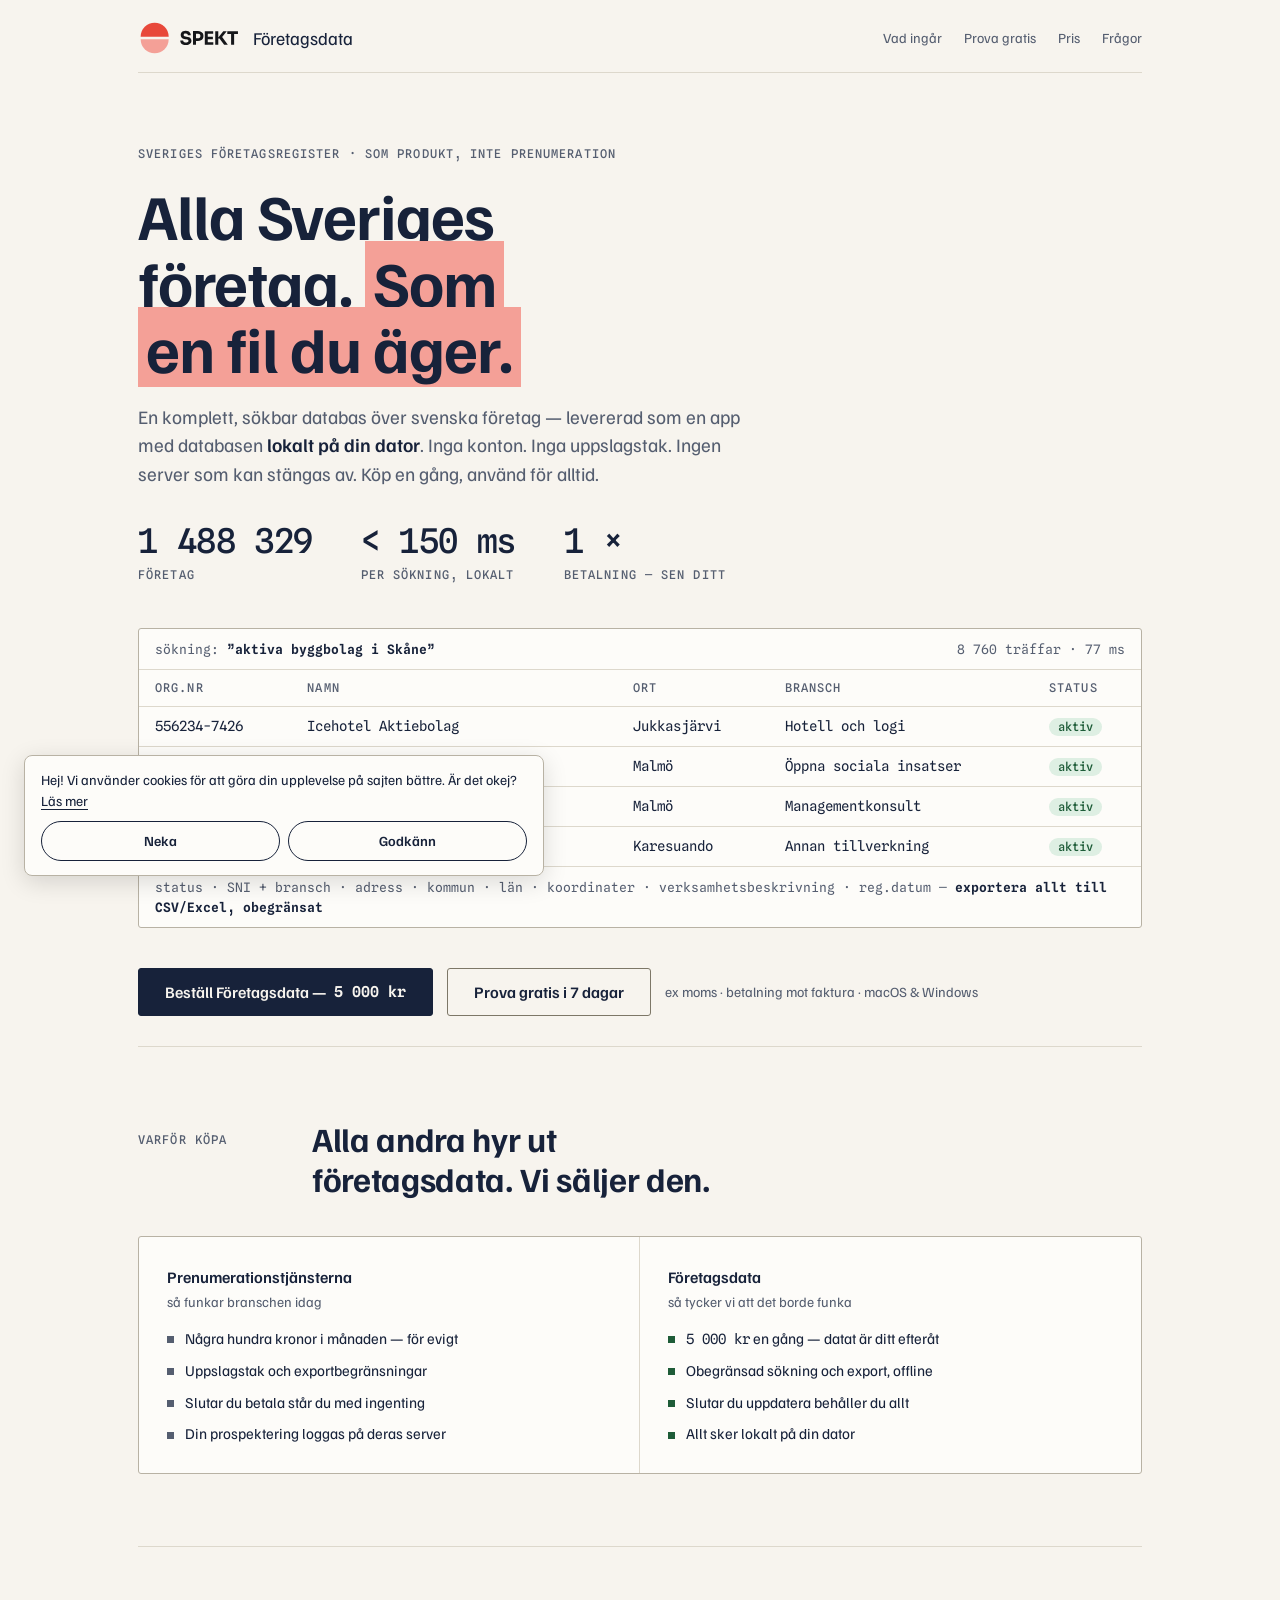
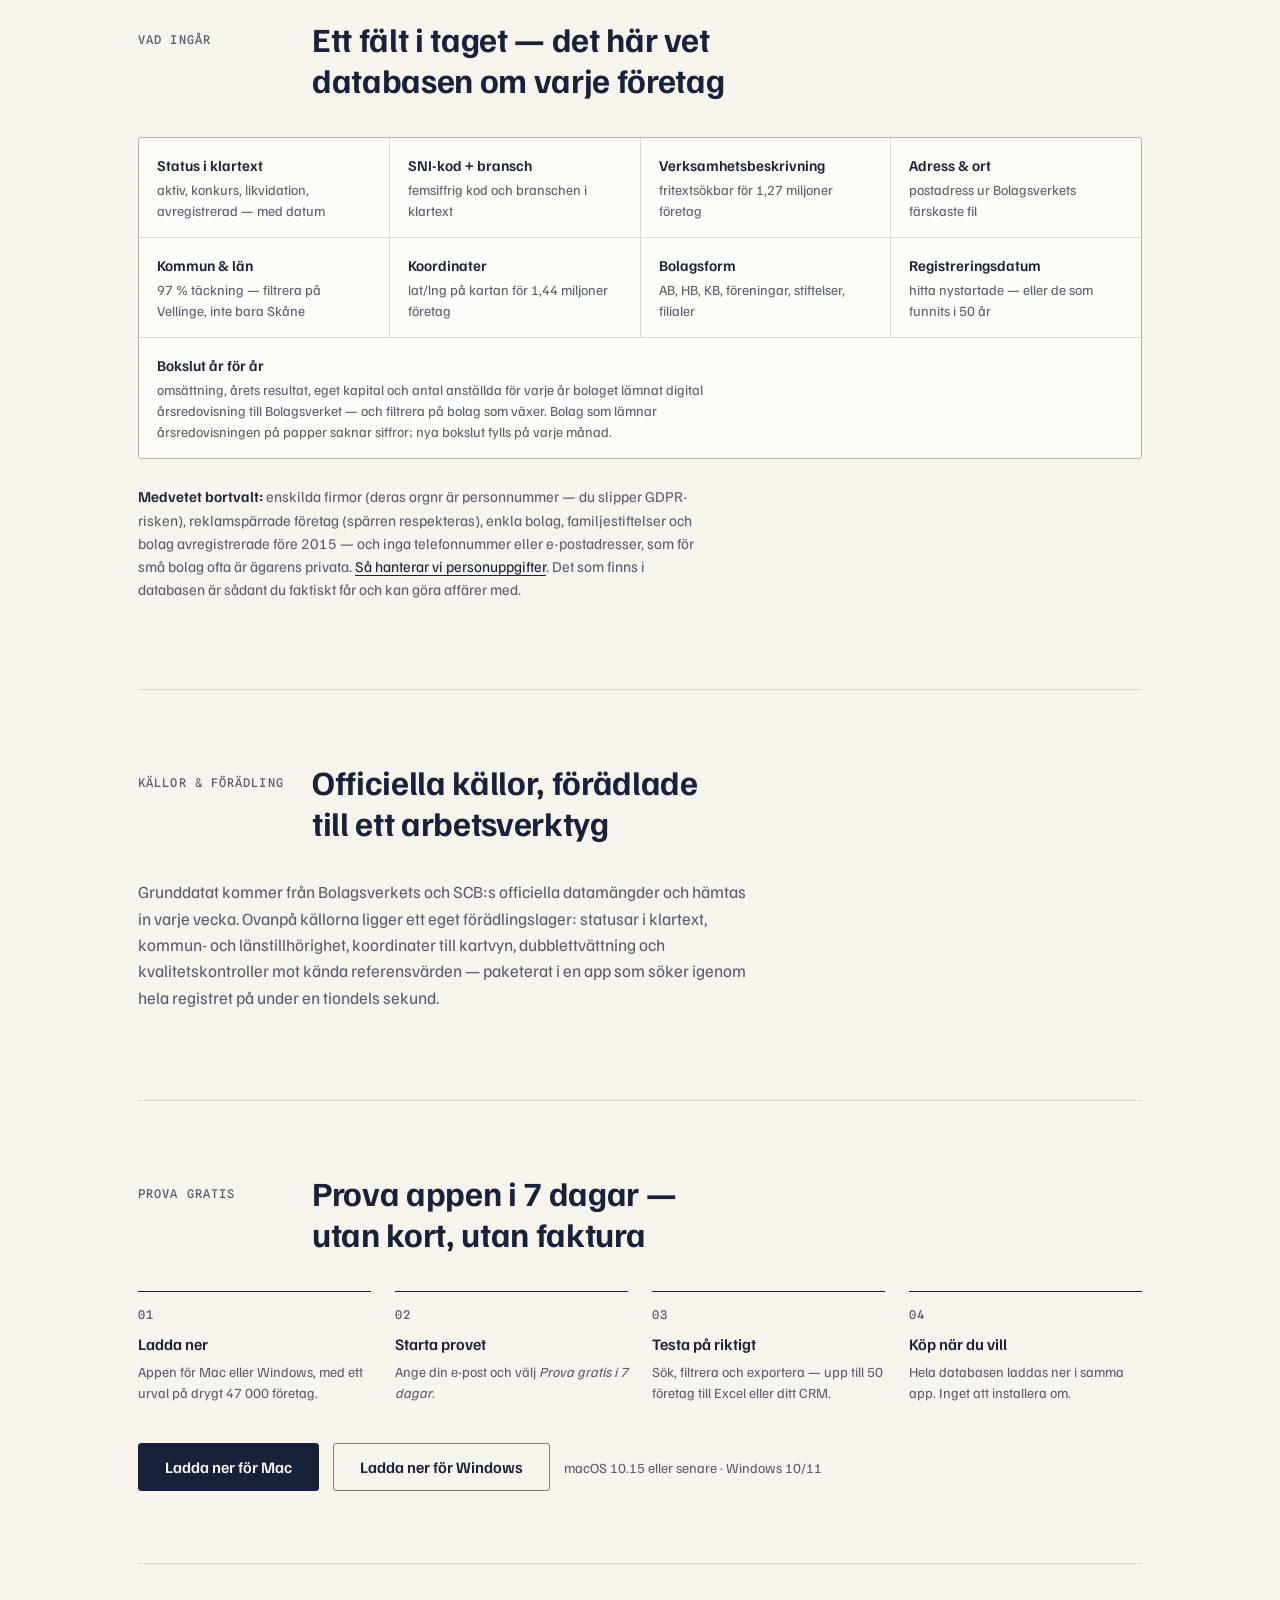
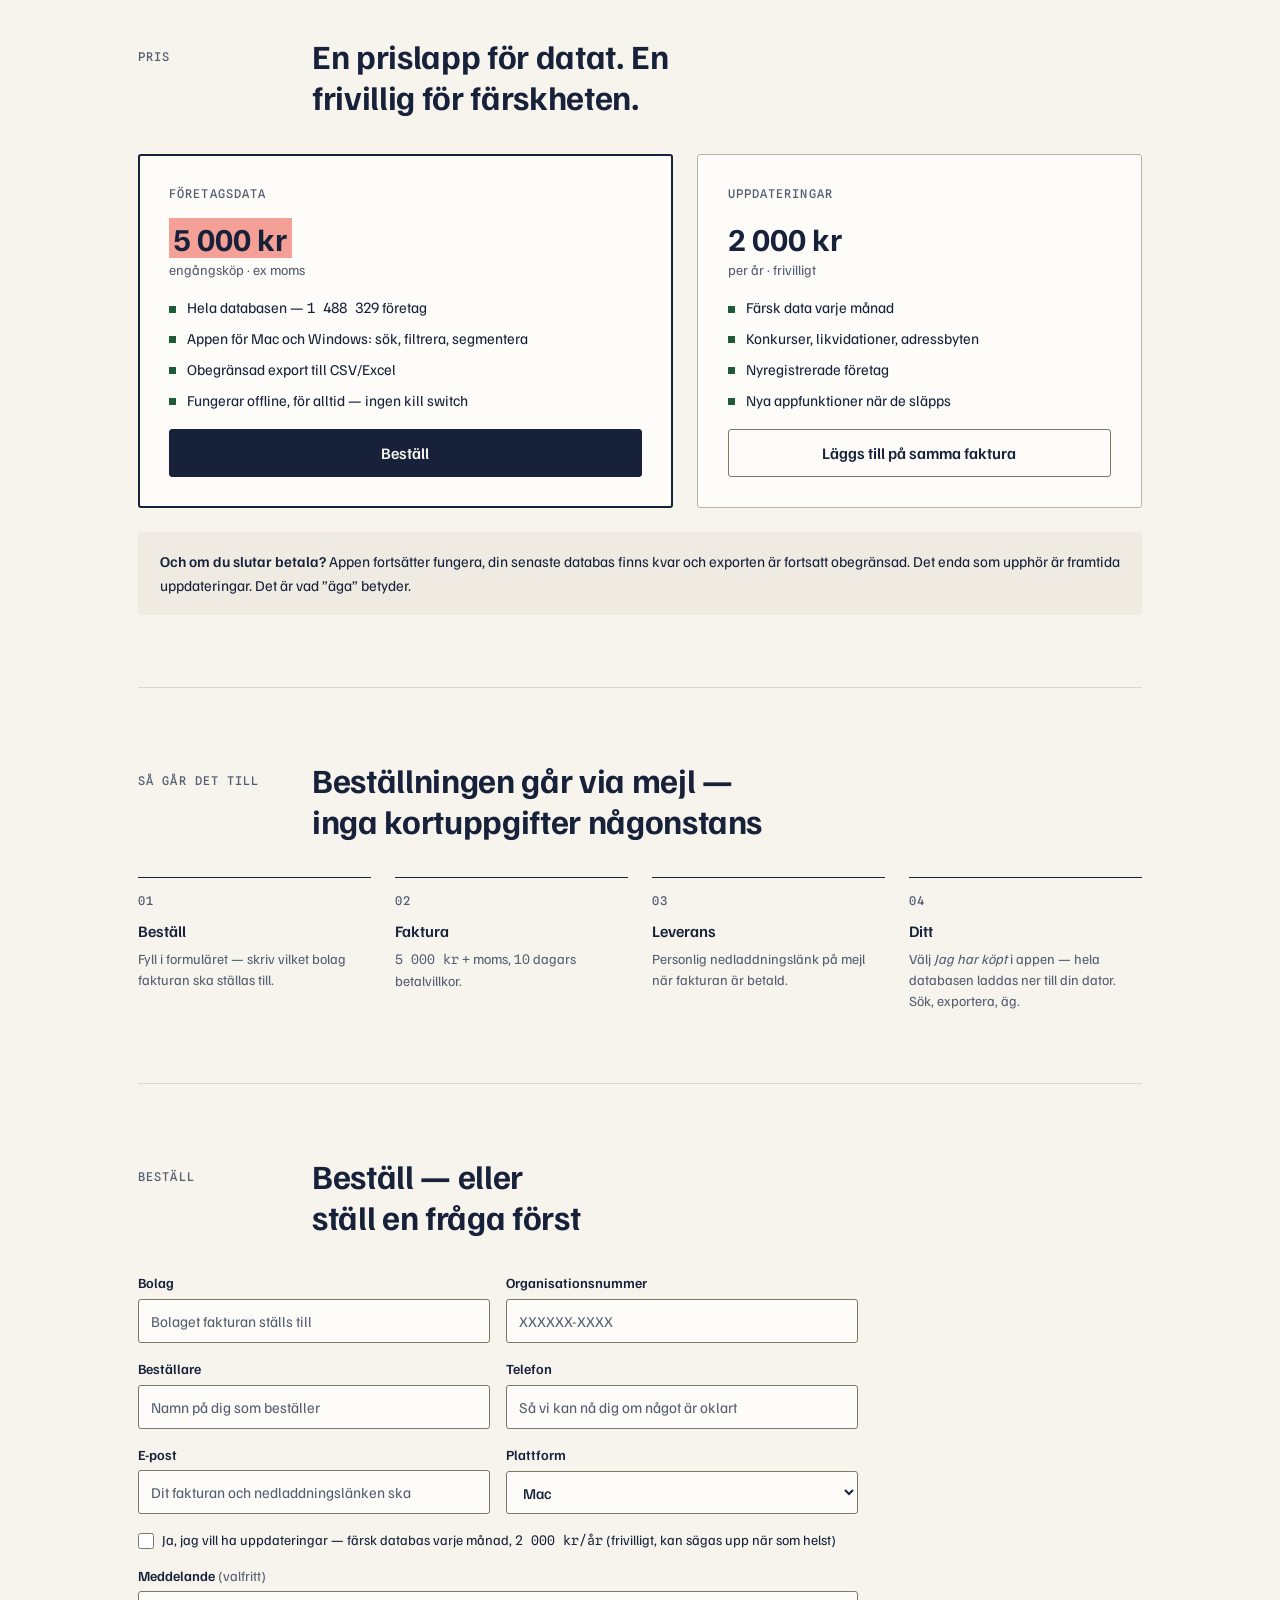
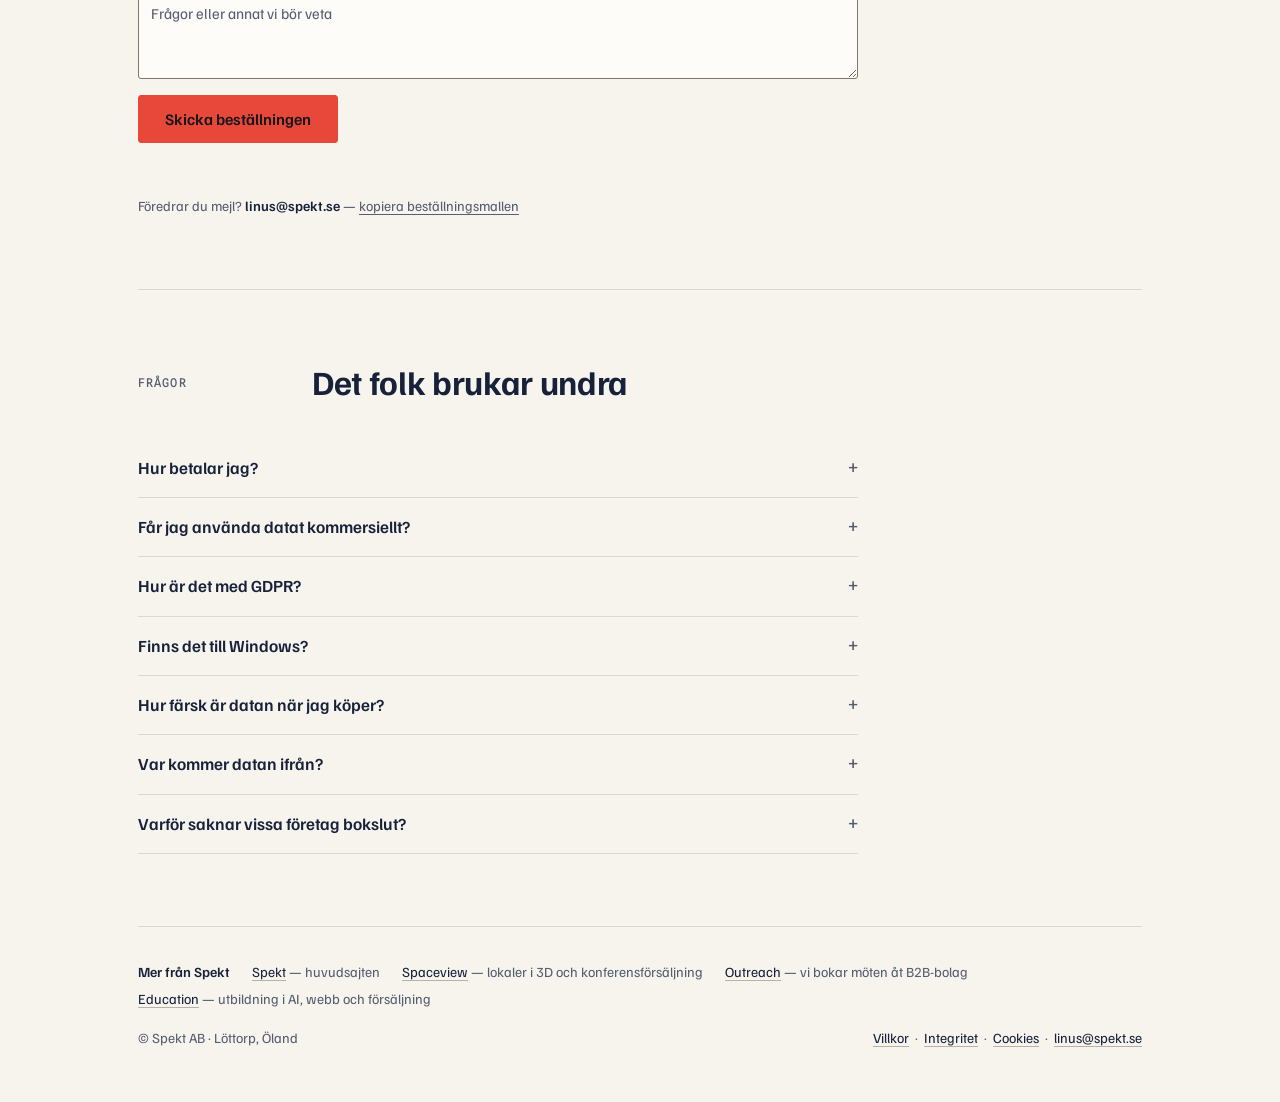
<file: index.html>
<!doctype html>
<html lang="sv">
<head>
  <meta charset="utf-8">
  <meta name="viewport" content="width=device-width, initial-scale=1">
  <title>Företagsdata — alla Sveriges företag som en fil du äger</title>
  <meta name="description" content="Alla Sveriges företag som en fil du äger: 1 488 329 företag, sökbara offline på din egen dator, Mac och Windows. 5 000 kr en gång — ingen prenumeration.">
  <meta name="robots" content="index, follow, max-snippet:-1, max-image-preview:large">
  <link rel="canonical" href="https://foretagsdata.spekt.se/">
  <meta property="og:site_name" content="Företagsdata · Spekt">
  <meta property="og:locale" content="sv_SE">
  <meta property="og:type" content="website">
  <meta property="og:url" content="https://foretagsdata.spekt.se/">
  <meta property="og:title" content="Företagsdata — alla Sveriges företag som en fil du äger">
  <meta property="og:description" content="Komplett, sökbar databas över svenska företag, lokalt på din egen dator. Köp en gång, äg för alltid. 5 000 kr ex moms.">
  <meta property="og:image" content="https://foretagsdata.spekt.se/delningsbild.png">
  <meta property="og:image:width" content="1200">
  <meta property="og:image:height" content="630">
  <meta property="og:image:alt" content="Spekt — behovsanpassade lösningar">
  <meta name="twitter:card" content="summary_large_image">
  <meta name="twitter:title" content="Företagsdata — alla Sveriges företag som en fil du äger">
  <meta name="twitter:description" content="Komplett, sökbar databas över svenska företag, lokalt på din egen dator. Köp en gång, äg för alltid. 5 000 kr ex moms.">
  <meta name="twitter:image" content="https://foretagsdata.spekt.se/delningsbild.png">
  <link rel="icon" href="/favicon.svg" type="image/svg+xml">
<script type="application/ld+json">
{
  "@context": "https://schema.org",
  "@graph": [
    {
      "@type": "Organization",
      "@id": "https://spekt.se/#organisation",
      "name": "Spekt AB",
      "url": "https://spekt.se",
      "logo": "https://foretagsdata.spekt.se/delningsbild.png",
      "taxID": "559249-6847",
      "email": "linus@spekt.se",
      "address": {
        "@type": "PostalAddress",
        "addressLocality": "Löttorp",
        "addressRegion": "Öland",
        "addressCountry": "SE"
      },
      "sameAs": [
        "https://spekt.se",
        "https://www.spaceview.se",
        "https://outreach.spekt.se",
        "https://foretagsdata.spekt.se"
      ]
    },
    {
      "@type": "WebSite",
      "@id": "https://foretagsdata.spekt.se/#website",
      "url": "https://foretagsdata.spekt.se/",
      "name": "Företagsdata",
      "description": "Alla Sveriges företag som en fil du äger: 1 488 329 företag, sökbara offline på din egen dator, Mac och Windows. 5 000 kr en gång — ingen prenumeration.",
      "inLanguage": "sv-SE",
      "publisher": { "@id": "https://spekt.se/#organisation" }
    },
    {
      "@type": "WebPage",
      "@id": "https://foretagsdata.spekt.se/#webpage",
      "url": "https://foretagsdata.spekt.se/",
      "name": "Företagsdata — alla Sveriges företag som en fil du äger",
      "inLanguage": "sv-SE",
      "isPartOf": { "@id": "https://foretagsdata.spekt.se/#website" },
      "about": { "@id": "https://foretagsdata.spekt.se/#app" },
      "primaryImageOfPage": "https://foretagsdata.spekt.se/delningsbild.png"
    },
    {
      "@type": "SoftwareApplication",
      "@id": "https://foretagsdata.spekt.se/#app",
      "name": "Företagsdata",
      "url": "https://foretagsdata.spekt.se/",
      "description": "En komplett, sökbar databas över svenska företag — levererad som en app med databasen lokalt på din dator. Inga konton. Inga uppslagstak. Ingen server som kan stängas av. Köp en gång, använd för alltid.",
      "applicationCategory": "BusinessApplication",
      "operatingSystem": "macOS 10.15 eller senare, Windows 10/11",
      "softwareVersion": "1.4.3",
      "inLanguage": "sv-SE",
      "isAccessibleForFree": false,
      "featureList": [
        "1 488 329 svenska företag",
        "Status i klartext med datum",
        "SNI-kod och bransch",
        "Fritextsökbar verksamhetsbeskrivning",
        "Adress, ort, kommun, län och koordinater",
        "Bolagsform och registreringsdatum",
        "Bokslut år för år: omsättning, resultat, eget kapital, anställda",
        "Obegränsad export till CSV/Excel",
        "Fungerar offline"
      ],
      "author": { "@id": "https://spekt.se/#organisation" },
      "publisher": { "@id": "https://spekt.se/#organisation" },
      "offers": [
        {
          "@type": "Offer",
          "name": "Företagsdata",
          "description": "Engångsköp: hela databasen, appen för Mac och Windows, obegränsad export, fungerar offline för alltid.",
          "price": "5000",
          "priceCurrency": "SEK",
          "url": "https://foretagsdata.spekt.se/#pris",
          "availability": "https://schema.org/InStock",
          "priceSpecification": {
            "@type": "UnitPriceSpecification",
            "price": "5000",
            "priceCurrency": "SEK",
            "valueAddedTaxIncluded": false
          },
          "seller": { "@id": "https://spekt.se/#organisation" }
        },
        {
          "@type": "Offer",
          "name": "Uppdateringar",
          "description": "Frivilligt tillval: färsk databas varje månad och nya appfunktioner.",
          "price": "2000",
          "priceCurrency": "SEK",
          "url": "https://foretagsdata.spekt.se/#pris",
          "availability": "https://schema.org/InStock",
          "priceSpecification": {
            "@type": "UnitPriceSpecification",
            "price": "2000",
            "priceCurrency": "SEK",
            "valueAddedTaxIncluded": false,
            "billingDuration": 1,
            "unitCode": "ANN"
          },
          "seller": { "@id": "https://spekt.se/#organisation" }
        }
      ]
    },
    {
      "@type": "FAQPage",
      "@id": "https://foretagsdata.spekt.se/#fragor",
      "mainEntity": [
        {
          "@type": "Question",
          "name": "Hur betalar jag?",
          "acceptedAnswer": { "@type": "Answer", "text": "Mot faktura, som företag gör. Mejla din beställning med bolagsnamn och orgnr så kommer fakturan; när den är betald får du en personlig nedladdningslänk på mejl. Inga kort, inga konton, ingen betalvägg." }
        },
        {
          "@type": "Question",
          "name": "Får jag använda datat kommersiellt?",
          "acceptedAnswer": { "@type": "Answer", "text": "Ja — prospektering, analys, segmentering och utskick i din egen verksamhet. Det du inte får göra är att sälja databasen vidare som den är." }
        },
        {
          "@type": "Question",
          "name": "Hur är det med GDPR?",
          "acceptedAnswer": { "@type": "Answer", "text": "Databasen innehåller företagsuppgifter från öppna myndighetskällor — inga personnummer, inga enskilda firmor (vars orgnr är personnummer), inga telefonnummer eller e-postadresser och inga c/o-namn eller lägenhetsnummer i adresserna. Reklamspärrade företag är bortfiltrerade. Som köpare blir du själv personuppgiftsansvarig för hur du använder datat. Läs mer i integritetspolicyn: https://foretagsdata.spekt.se/integritet.html" }
        },
        {
          "@type": "Question",
          "name": "Finns det till Windows?",
          "acceptedAnswer": { "@type": "Answer", "text": "Ja. Appen finns till både macOS och Windows — välj plattform när du beställer." }
        },
        {
          "@type": "Question",
          "name": "Hur färsk är datan när jag köper?",
          "acceptedAnswer": { "@type": "Answer", "text": "Databasen släpps i en ny version en gång i månaden, så den du får är som mest en månad gammal. Med uppdateringar får du varje ny version direkt i appen." }
        },
        {
          "@type": "Question",
          "name": "Var kommer datan ifrån?",
          "acceptedAnswer": { "@type": "Answer", "text": "Bolagsverkets och SCB:s öppna värdefulla datamängder, kompletterade med egna berikningar: kommuner, län, koordinater och statusar i klartext." }
        },
        {
          "@type": "Question",
          "name": "Varför saknar vissa företag bokslut?",
          "acceptedAnswer": { "@type": "Answer", "text": "Bokslutssiffrorna kommer ur årsredovisningar som lämnats digitalt till Bolagsverket. Lämnar ett bolag årsredovisningen på papper finns siffrorna inte som data hos Bolagsverket — och då saknas de också hos oss. Vi hämtar nya bokslut varje månad, så andelen växer i takt med att fler bolag lämnar digitalt." }
        }
      ]
    }
  ]
}
</script>
<link rel="preload" href="/typsnitt/familjen-grotesk-latin.woff2" as="font" type="font/woff2" crossorigin>
<link rel="preload" href="/typsnitt/spline-sans-mono-latin.woff2" as="font" type="font/woff2" crossorigin>
<link rel="stylesheet" href="/tokens.css">
<style>
  /* Startsidan. Färger, typsnitt och grundformer kommer från /tokens.css (designsystemet Spekt). */
  html { scroll-behavior: smooth; }

  .yta { max-width: 1060px; margin: 0 auto; padding: 0 28px; }
  @media (max-width: 640px) { .yta { padding: 0 var(--space-4); } }

  /* ---------- sidhuvud ---------- */
  header.topp {
    display: flex; align-items: center; justify-content: space-between; flex-wrap: wrap;
    gap: var(--space-3) var(--space-6);
    padding: 20px 0 var(--space-4); border-bottom: 1px solid var(--linje);
  }
  .topp .logga { --h: 36px; }
  .topp nav { display: flex; flex-wrap: wrap; gap: 6px 22px; font-size: 14px; }
  .topp nav a { color: var(--text-svag); text-decoration: none; }
  .topp nav a:hover, .topp nav a:focus-visible { color: var(--text); }
  @media (max-width: 640px) {
    .topp .logga { --h: 32px; }
    .topp nav { gap: 6px 18px; }
  }

  /* ---------- hero ---------- */
  .hero { padding: var(--space-18) 0 30px; }
  .hero .oga { margin-bottom: 18px; }
  h1 {
    font-size: clamp(40px, 7.4vw, 64px);
    line-height: 1.04; font-weight: 700; letter-spacing: -0.015em;
    margin: 0 0 22px; max-width: 15ch; text-wrap: balance;
  }
  .hero p.ingress { max-width: 58ch; font-size: 19px; line-height: 1.5; color: var(--text-svag); margin: 0 0 34px; }
  .hero p.ingress strong { color: var(--text); font-weight: 600; }

  /* nyckeltal i mono */
  .raknare { display: flex; gap: var(--space-6) var(--space-12); flex-wrap: wrap; margin-bottom: 44px; }
  .raknare div { display: flex; flex-direction: column; gap: 6px; }
  .raknare .tal {
    font-family: var(--font-mono); font-variant-numeric: tabular-nums;
    font-size: 34px; line-height: 1.1; font-weight: 500; letter-spacing: -0.6px; white-space: nowrap;
  }
  @media (max-width: 640px) { .raknare .tal { font-size: 28px; } }

  /* registerkortet: tabell enligt designsystemet */
  .registerkort {
    background: var(--kort); border: 1px solid var(--linje-stark); border-radius: var(--radius-sm); overflow: hidden;
  }
  .registerkort .kortrubrik, .registerkort .kortfot {
    font-family: var(--font-mono); font-size: 13px; line-height: 20px; color: var(--text-svag);
    padding: 10px var(--space-4);
  }
  .registerkort .kortrubrik {
    display: flex; justify-content: space-between; align-items: center; flex-wrap: wrap; gap: 4px var(--space-4);
    border-bottom: 1px solid var(--linje);
  }
  .registerkort .kortfot { border-top: 1px solid var(--linje); }
  .registerkort b { color: var(--text); font-weight: 600; }
  .tabellram { overflow-x: auto; }
  table.register {
    width: 100%; border-collapse: collapse; min-width: 640px;
    font-family: var(--font-mono); font-size: 14px; line-height: 1.5;
  }
  table.register th, table.register td { text-align: left; padding: 9px var(--space-4); white-space: nowrap; }
  table.register thead th {
    font-size: 12px; font-weight: 500; letter-spacing: 1.1px; text-transform: uppercase;
    color: var(--text-svag); border-bottom: 1px solid var(--linje);
  }
  table.register tbody td { border-bottom: 1px solid var(--linje); }
  table.register tbody tr:last-child td { border-bottom: 0; }
  .pill {
    display: inline-block; padding: 0 9px; border-radius: var(--radius-full);
    font-family: var(--font-mono); font-size: 12px; line-height: 18px; font-weight: 500;
    background: var(--aktiv-bg); color: var(--aktiv-text);
  }

  .rad-in { opacity: 0; transform: translateY(4px); }
  .rad-in.syns { opacity: 1; transform: none; transition: opacity .4s ease, transform .4s ease; }
  @media (prefers-reduced-motion: reduce) {
    .rad-in { opacity: 1; transform: none; transition: none; }
  }

  /* ---------- knappar ---------- */
  .cta-rad { display: flex; gap: var(--space-3) 14px; align-items: center; flex-wrap: wrap; margin: 40px 0 0; }
  .knapp {
    display: inline-flex; align-items: center; justify-content: center; gap: var(--space-2);
    font-family: var(--font-sans); font-size: 16px; line-height: 22px; font-weight: 600;
    padding: 12px 26px; border-radius: var(--radius-sm); text-decoration: none; text-align: center;
    border: 1px solid var(--brand); background: var(--brand); color: var(--on-brand);
    cursor: pointer; transition: transform .12s ease;
  }
  .knapp:hover { transform: translateY(-1px); }
  .knapp:active { transform: translateY(0); }
  .knapp.tunn { background: transparent; color: var(--text); border-color: var(--kontroll); }
  /* signal: högst en per vy och aldrig i en vy med markering — används bara på beställningsknappen */
  .knapp.signal { background: var(--signal); color: var(--on-signal); border-color: var(--signal); }
  .knapp:disabled {
    background: var(--yta-tonad); color: var(--text-svag); border-color: var(--linje-stark);
    cursor: not-allowed; transform: none;
  }
  .not { font-size: 14px; line-height: 1.5; color: var(--text-svag); }
  .mejlfallback { font-size: 14px; color: var(--text-svag); margin: 0; }
  .mejlfallback b { color: var(--text); font-weight: 600; }
  .mejlfallback a { color: inherit; }

  /* ---------- beställningsformuläret ---------- */
  .bestallform { max-width: 720px; display: grid; gap: var(--space-4); }
  .bestallform .tvafalt { display: grid; grid-template-columns: 1fr 1fr; gap: var(--space-4); }
  @media (max-width: 640px) { .bestallform .tvafalt { grid-template-columns: 1fr; } }
  .bestallform label { display: grid; gap: 6px; font-size: 14px; line-height: 1.4; font-weight: 600; color: var(--text); }
  .bestallform .valfritt { font-weight: 400; color: var(--text-svag); }
  .bestallform input, .bestallform textarea, .bestallform select {
    font-family: var(--font-sans); font-size: 15px; line-height: 22px; font-weight: 500; color: var(--text);
    background: var(--kort); border: 1px solid var(--kontroll); border-radius: var(--radius-sm);
    padding: 10px 12px; width: 100%; max-width: 100%;
  }
  .bestallform input::placeholder, .bestallform textarea::placeholder { color: var(--text-svag); font-weight: 400; }
  .bestallform .kryss { display: flex; gap: var(--space-2); align-items: flex-start; font-weight: 400; }
  .bestallform .kryss input { accent-color: var(--brand); width: 16px; height: 16px; margin: 3px 0 0; padding: 0; flex: none; }
  .bestallform .honung { position: absolute; left: -5000px; width: 1px; height: 1px; opacity: 0; }
  .bestallform button { justify-self: start; }
  #bestall-svar { min-height: 1.4em; margin: 0; }
  #bestall-svar.klart { color: var(--aktiv-text); font-weight: 600; }

  /* ---------- sektioner ---------- */
  section.block { padding: var(--space-18) 0; border-top: 1px solid var(--linje); }
  .blockhuvud { display: grid; grid-template-columns: 150px 1fr; gap: var(--space-6); margin-bottom: 36px; }
  .blockhuvud .nr { padding-top: 12px; }
  h2 {
    font-size: clamp(26px, 4.4vw, 34px); line-height: 1.2; font-weight: 700; letter-spacing: -0.34px;
    margin: 0; max-width: 24ch; text-wrap: balance;
  }
  .block p { max-width: 62ch; }
  .block p.dov { color: var(--text-svag); }
  @media (max-width: 720px) { .blockhuvud { grid-template-columns: 1fr; gap: var(--space-2); } .blockhuvud .nr { padding-top: 0; } }
  @media (max-width: 640px) { .hero { padding-top: var(--space-12); } section.block { padding: var(--space-12) 0; } }

  /* jämförelsen: rutor delade av hårlinje */
  .jamforelse {
    display: grid; grid-template-columns: 1fr 1fr; background: var(--kort);
    border: 1px solid var(--linje-stark); border-radius: var(--radius-sm); overflow: hidden;
  }
  .jamforelse > div { padding: 28px; }
  .jamforelse > div:first-child { border-right: 1px solid var(--linje); }
  .jamforelse h3 { margin: 0 0 16px; font-size: 16px; line-height: 1.5; font-weight: 600; }
  .jamforelse h3 small { display: block; font-weight: 400; color: var(--text-svag); font-size: 14px; margin-top: 2px; }
  .jamforelse .lista { display: flex; flex-direction: column; gap: 10px; font-size: 15px; line-height: 1.45; }
  @media (max-width: 720px) {
    .jamforelse { grid-template-columns: 1fr; }
    .jamforelse > div:first-child { border-right: 0; border-bottom: 1px solid var(--linje); }
  }
  @media (max-width: 640px) { .jamforelse > div { padding: var(--space-6); } }

  /* fältlistan */
  .falt {
    display: grid; grid-template-columns: repeat(auto-fill, minmax(230px, 1fr)); gap: 1px;
    background: var(--linje); border: 1px solid var(--linje-stark); border-radius: var(--radius-sm); overflow: hidden;
  }
  .falt > div { background: var(--kort); padding: 16px 18px; }
  .falt .f { font-weight: 600; font-size: 15px; }
  .falt .d { font-size: 14px; line-height: 1.5; color: var(--text-svag); margin-top: 2px; }
  .falt .bred { grid-column: 1 / -1; }
  .falt .bred .d { max-width: 72ch; }
  @media (max-width: 640px) { .falt { grid-template-columns: 1fr; } }
  .urval { margin-top: 26px; font-size: 15px; max-width: 66ch; }
  .urval b { font-weight: 600; color: var(--text); }

  /* ---------- prisrutor ---------- */
  .priser { display: grid; grid-template-columns: 1.2fr 1fr; gap: var(--space-6); align-items: stretch; }
  @media (max-width: 720px) { .priser { grid-template-columns: 1fr; } }
  .pris {
    background: var(--kort); border: 1px solid var(--linje-stark); border-radius: var(--radius-sm);
    padding: 30px; display: flex; flex-direction: column; gap: 18px;
  }
  .pris.huvud { border: 2px solid var(--brand); padding: 29px; }
  .pris__belopp { display: block; white-space: nowrap; font-family: var(--font-sans); font-size: 32px; line-height: 1.1; font-weight: 700; }
  .pris__not { display: block; font-size: 14px; line-height: 1.4; color: var(--text-svag); margin-top: var(--space-1); font-weight: 400; }
  .pris .lista { display: flex; flex-direction: column; gap: 9px; font-size: 15px; line-height: 1.45; }
  .pris .knapp { margin-top: auto; }
  @media (max-width: 640px) { .pris { padding: var(--space-6); } .pris.huvud { padding: 23px; } }
  .loparen {
    margin-top: var(--space-6); padding: 18px 22px; border-radius: var(--radius-sm);
    background: var(--yta-tonad); font-size: 15px;
  }
  .loparen b { font-weight: 600; }

  /* ---------- steg ---------- */
  .steg { display: grid; grid-template-columns: repeat(auto-fit, minmax(200px, 1fr)); gap: var(--space-6); counter-reset: steg; }
  .steg div { counter-increment: steg; padding-top: 14px; border-top: 1px solid var(--text); }
  .steg div::before {
    content: counter(steg, decimal-leading-zero); display: block; margin-bottom: 8px;
    font-family: var(--font-mono); font-size: 12px; font-weight: 500; letter-spacing: 1.1px; color: var(--text-svag);
  }
  .steg b { display: block; font-size: 16px; font-weight: 600; margin-bottom: 4px; }
  .steg p { font-size: 14px; line-height: 1.5; color: var(--text-svag); margin: 0; }

  /* ---------- frågor ---------- */
  .faq { max-width: 720px; }
  .faq details { border-bottom: 1px solid var(--linje); }
  .faq summary { padding: 16px 0; font-weight: 600; cursor: pointer; list-style: none; display: flex; justify-content: space-between; gap: 16px; }
  .faq summary::-webkit-details-marker { display: none; }
  .faq summary::after { content: "+"; font-family: var(--font-mono); color: var(--text-svag); font-weight: 400; }
  .faq details[open] summary::after { content: "–"; }
  .faq details p { margin: 0 0 18px; color: var(--text-svag); font-size: 15px; }

  /* ---------- sidfot ---------- */
  footer.fot {
    border-top: 1px solid var(--linje); padding: 34px 0 54px;
    display: flex; justify-content: space-between; gap: 18px; flex-wrap: wrap;
    font-size: 14px; line-height: 1.5; color: var(--text-svag);
  }
  footer.fot a { color: var(--text); text-decoration: none; border-bottom: 1px solid var(--linje-stark); }
  footer.fot a:hover { border-color: var(--text); }
  footer.fot .mer { flex-basis: 100%; display: flex; flex-wrap: wrap; gap: 6px 22px; align-items: baseline; }
  footer.fot .mer b { font-weight: 600; color: var(--text); }
  footer.fot .mer span { color: var(--text-svag); }
</style>
</head>
<body>
<div class="yta">
  <header class="topp">
    <a class="logga" href="/" aria-label="Spekt Företagsdata, till startsidan">
      <img class="logga__ljus" src="/logga-liggande-ljus.svg" alt="Spekt" width="103" height="36">
      <img class="logga__mork" src="/logga-liggande.svg" alt="Spekt" width="118" height="36">
      <span class="logga__namn">Företagsdata</span>
    </a>
    <nav aria-label="Huvudmeny">
      <a href="#innehall">Vad ingår</a>
      <a href="#prova">Prova gratis</a>
      <a href="#pris">Pris</a>
      <a href="#fragor">Frågor</a>
    </nav>
  </header>

  <section class="hero">
    <div class="oga">Sveriges företagsregister · som produkt, inte prenumeration</div>
    <h1>Alla Sveriges företag. <mark>Som en fil du äger.</mark></h1>
    <p class="ingress">En komplett, sökbar databas över svenska företag — levererad som en app med
    databasen <strong>lokalt på din dator</strong>. Inga konton. Inga uppslagstak. Ingen server som
    kan stängas av. Köp en gång, använd för alltid.</p>

    <div class="raknare">
      <div><span class="tal" id="stortal" data-mal="1488329">0</span><span class="etikett">företag</span></div>
      <div><span class="tal">&lt;&nbsp;150&nbsp;ms</span><span class="etikett">per sökning, lokalt</span></div>
      <div><span class="tal">1&nbsp;×</span><span class="etikett">betalning — sen ditt</span></div>
    </div>

    <div class="registerkort">
      <div class="kortrubrik"><span>sökning: <b>”aktiva byggbolag i Skåne”</b></span><span>8 760 träffar · 77 ms</span></div>
      <div class="tabellram">
        <table class="register">
          <thead><tr><th>Org.nr</th><th>Namn</th><th>Ort</th><th>Bransch</th><th>Status</th></tr></thead>
          <tbody id="exempelrader">
            <tr class="rad-in"><td>556234-7426</td><td>Icehotel Aktiebolag</td><td>Jukkasjärvi</td><td>Hotell och logi</td><td><span class="pill">aktiv</span></td></tr>
            <tr class="rad-in"><td>556857-1276</td><td>BEFEM AB</td><td>Malmö</td><td>Öppna sociala insatser</td><td><span class="pill">aktiv</span></td></tr>
            <tr class="rad-in"><td>556956-8918</td><td>LocalOffice Sweden AB</td><td>Malmö</td><td>Managementkonsult</td><td><span class="pill">aktiv</span></td></tr>
            <tr class="rad-in"><td>556250-0396</td><td>Karesuando Silver Aktiebolag</td><td>Karesuando</td><td>Annan tillverkning</td><td><span class="pill">aktiv</span></td></tr>
          </tbody>
        </table>
      </div>
      <div class="kortfot">status · SNI + bransch · adress · kommun · län · koordinater · verksamhetsbeskrivning · reg.datum — <b>exportera allt till CSV/Excel, obegränsat</b></div>
    </div>

    <div class="cta-rad">
      <a class="knapp" href="#bestall">Beställ Företagsdata — <span class="siffra">5&nbsp;000&nbsp;kr</span></a>
      <a class="knapp tunn" href="#prova">Prova gratis i 7 dagar</a>
      <span class="not">ex moms · betalning mot faktura · macOS &amp; Windows</span>
    </div>
  </section>

  <section class="block" id="varfor">
    <div class="blockhuvud">
      <div class="nr etikett">Varför köpa</div>
      <h2>Alla andra hyr ut företagsdata. Vi säljer den.</h2>
    </div>
    <div class="jamforelse">
      <div>
        <h3>Prenumerationstjänsterna <small>så funkar branschen idag</small></h3>
        <ul class="lista lista--neutral">
          <li>Några hundra kronor i månaden — för evigt</li>
          <li>Uppslagstak och exportbegränsningar</li>
          <li>Slutar du betala står du med ingenting</li>
          <li>Din prospektering loggas på deras server</li>
        </ul>
      </div>
      <div class="vi">
        <h3>Företagsdata <small>så tycker vi att det borde funka</small></h3>
        <ul class="lista">
          <li><span class="siffra">5&nbsp;000&nbsp;kr</span> en gång — datat är ditt efteråt</li>
          <li>Obegränsad sökning och export, offline</li>
          <li>Slutar du uppdatera behåller du allt</li>
          <li>Allt sker lokalt på din dator</li>
        </ul>
      </div>
    </div>
  </section>

  <section class="block" id="innehall">
    <div class="blockhuvud">
      <div class="nr etikett">Vad ingår</div>
      <h2>Ett fält i taget — det här vet databasen om varje företag</h2>
    </div>
    <div class="falt">
      <div><div class="f">Status i klartext</div><div class="d">aktiv, konkurs, likvidation, avregistrerad — med datum</div></div>
      <div><div class="f">SNI-kod + bransch</div><div class="d">femsiffrig kod och branschen i klartext</div></div>
      <div><div class="f">Verksamhetsbeskrivning</div><div class="d">fritextsökbar för 1,27 miljoner företag</div></div>
      <div><div class="f">Adress &amp; ort</div><div class="d">postadress ur Bolagsverkets färskaste fil</div></div>
      <div><div class="f">Kommun &amp; län</div><div class="d">97 % täckning — filtrera på Vellinge, inte bara Skåne</div></div>
      <div><div class="f">Koordinater</div><div class="d">lat/lng på kartan för 1,44 miljoner företag</div></div>
      <div><div class="f">Bolagsform</div><div class="d">AB, HB, KB, föreningar, stiftelser, filialer</div></div>
      <div><div class="f">Registreringsdatum</div><div class="d">hitta nystartade — eller de som funnits i 50 år</div></div>
      <div class="bred"><div class="f">Bokslut år för år</div><div class="d">omsättning, årets resultat, eget kapital och antal anställda för varje år bolaget lämnat
      digital årsredovisning till Bolagsverket — och filtrera på bolag som växer. Bolag som lämnar årsredovisningen
      på papper saknar siffror; nya bokslut fylls på varje månad.</div></div>
    </div>
    <p class="urval dov"><b>Medvetet bortvalt:</b> enskilda firmor (deras orgnr är personnummer — du slipper
    GDPR-risken), reklamspärrade företag (spärren respekteras), enkla bolag, familjestiftelser och bolag
    avregistrerade före 2015 — och inga telefonnummer eller e-postadresser, som för små bolag ofta är
    ägarens privata. <a href="/integritet.html">Så hanterar vi personuppgifter</a>.
    Det som finns i databasen är sådant du faktiskt får och kan göra affärer med.</p>
  </section>

  <section class="block">
    <div class="blockhuvud">
      <div class="nr etikett">Källor &amp; förädling</div>
      <h2>Officiella källor, förädlade till ett arbetsverktyg</h2>
    </div>
    <p class="dov">Grunddatat kommer från Bolagsverkets och SCB:s officiella datamängder och hämtas in
    varje vecka. Ovanpå källorna ligger ett eget förädlingslager: statusar i klartext, kommun- och
    länstillhörighet, koordinater till kartvyn, dubblettvättning och kvalitetskontroller mot kända
    referensvärden — paketerat i en app som söker igenom hela registret på under en tiondels sekund.</p>
  </section>

  <section class="block" id="prova">
    <div class="blockhuvud">
      <div class="nr etikett">Prova gratis</div>
      <h2>Prova appen i 7 dagar — utan kort, utan faktura</h2>
    </div>
    <div class="steg">
      <div><b>Ladda ner</b><p>Appen för Mac eller Windows, med ett urval på drygt 47&nbsp;000 företag.</p></div>
      <div><b>Starta provet</b><p>Ange din e-post och välj <i>Prova gratis i 7 dagar</i>.</p></div>
      <div><b>Testa på riktigt</b><p>Sök, filtrera och exportera — upp till 50 företag till Excel eller ditt CRM.</p></div>
      <div><b>Köp när du vill</b><p>Hela databasen laddas ner i samma app. Inget att installera om.</p></div>
    </div>
    <div class="cta-rad">
      <button class="knapp" type="button" data-hamta="publik-mac">Ladda ner för Mac</button>
      <button class="knapp tunn" type="button" data-hamta="publik-win">Ladda ner för Windows</button>
      <span class="not" id="prova-svar" role="status">macOS 10.15 eller senare · Windows 10/11</span>
    </div>
  </section>

  <section class="block" id="pris">
    <div class="blockhuvud">
      <div class="nr etikett">Pris</div>
      <h2>En prislapp för datat. En frivillig för färskheten.</h2>
    </div>
    <div class="priser">
      <div class="pris huvud">
        <div class="etikett">Företagsdata</div>
        <div><span class="pris__belopp"><mark>5&nbsp;000&nbsp;kr</mark></span><span class="pris__not">engångsköp · ex moms</span></div>
        <ul class="lista">
          <li>Hela databasen — <span class="siffra">1&nbsp;488&nbsp;329</span> företag</li>
          <li>Appen för Mac och Windows: sök, filtrera, segmentera</li>
          <li>Obegränsad export till CSV/Excel</li>
          <li>Fungerar offline, för alltid — ingen kill switch</li>
        </ul>
        <a class="knapp" href="#bestall">Beställ</a>
      </div>
      <div class="pris">
        <div class="etikett">Uppdateringar</div>
        <div><span class="pris__belopp">2&nbsp;000&nbsp;kr</span><span class="pris__not">per år · frivilligt</span></div>
        <ul class="lista">
          <li>Färsk data varje månad</li>
          <li>Konkurser, likvidationer, adressbyten</li>
          <li>Nyregistrerade företag</li>
          <li>Nya appfunktioner när de släpps</li>
        </ul>
        <a class="knapp tunn" href="#bestall">Läggs till på samma faktura</a>
      </div>
    </div>
    <div class="loparen"><b>Och om du slutar betala?</b> Appen fortsätter fungera, din senaste databas
    finns kvar och exporten är fortsatt obegränsad. Det enda som upphör är framtida uppdateringar.
    Det är vad ”äga” betyder.</div>
  </section>

  <section class="block">
    <div class="blockhuvud">
      <div class="nr etikett">Så går det till</div>
      <h2>Beställningen går via mejl — inga kortuppgifter någonstans</h2>
    </div>
    <div class="steg">
      <div><b>Beställ</b><p>Fyll i formuläret — skriv vilket bolag fakturan ska ställas till.</p></div>
      <div><b>Faktura</b><p><span class="siffra">5&nbsp;000&nbsp;kr</span> + moms, <span class="siffra">10</span> dagars betalvillkor.</p></div>
      <div><b>Leverans</b><p>Personlig nedladdningslänk på mejl när fakturan är betald.</p></div>
      <div><b>Ditt</b><p>Välj <i>Jag har köpt</i> i appen — hela databasen laddas ner till din dator. Sök, exportera, äg.</p></div>
    </div>
  </section>

  <section class="block" id="bestall">
    <div class="blockhuvud">
      <div class="nr etikett">Beställ</div>
      <h2>Beställ — eller ställ en fråga först</h2>
    </div>
    <form class="bestallform" id="bestallform" novalidate>
      <div class="tvafalt">
        <label>Bolag
          <input name="bolag" required maxlength="200" placeholder="Bolaget fakturan ställs till" />
        </label>
        <label>Organisationsnummer
          <input name="orgnr" required maxlength="20" inputmode="numeric" placeholder="XXXXXX-XXXX" />
        </label>
      </div>
      <div class="tvafalt">
        <label>Beställare
          <input name="bestallare" required maxlength="200" placeholder="Namn på dig som beställer" autocomplete="name" />
        </label>
        <label>Telefon
          <input name="telefon" type="tel" required maxlength="30" placeholder="Så vi kan nå dig om något är oklart" autocomplete="tel" />
        </label>
      </div>
      <div class="tvafalt">
        <label>E-post
          <input name="epost" type="email" required maxlength="200" placeholder="Dit fakturan och nedladdningslänken ska" autocomplete="email" />
        </label>
        <label>Plattform
          <select name="plattform">
            <option value="Mac">Mac</option>
            <option value="Windows">Windows</option>
          </select>
        </label>
      </div>
      <label class="kryss">
        <input type="checkbox" name="uppdateringar" />
        <span>Ja, jag vill ha uppdateringar — färsk databas varje månad, <span class="siffra">2&nbsp;000&nbsp;kr/år</span> (frivilligt, kan sägas upp när som helst)</span>
      </label>
      <label><span>Meddelande <span class="valfritt">(valfritt)</span></span>
        <textarea name="meddelande" rows="3" maxlength="5000" placeholder="Frågor eller annat vi bör veta"></textarea>
      </label>
      <input class="honung" name="honung" tabindex="-1" autocomplete="off" aria-hidden="true" />
      <button class="knapp signal" type="submit" id="bestall-skicka">Skicka beställningen</button>
      <p class="not" id="bestall-svar" role="status"></p>
      <p class="mejlfallback">Föredrar du mejl? <b>linus@spekt.se</b>
      — <a href="#" id="kopiera-mall">kopiera beställningsmallen</a></p>
    </form>
  </section>

  <section class="block" id="fragor">
    <div class="blockhuvud">
      <div class="nr etikett">Frågor</div>
      <h2>Det folk brukar undra</h2>
    </div>
    <div class="faq">
      <details>
        <summary>Hur betalar jag?</summary>
        <p>Mot faktura, som företag gör. Mejla din beställning med bolagsnamn och orgnr så kommer
        fakturan; när den är betald får du en personlig nedladdningslänk på mejl. Inga kort,
        inga konton, ingen betalvägg.</p>
      </details>
      <details>
        <summary>Får jag använda datat kommersiellt?</summary>
        <p>Ja — prospektering, analys, segmentering och utskick i din egen verksamhet. Det du inte får
        göra är att sälja databasen vidare som den är.</p>
      </details>
      <details>
        <summary>Hur är det med GDPR?</summary>
        <p>Databasen innehåller företagsuppgifter från öppna myndighetskällor — inga personnummer, inga
        enskilda firmor (vars orgnr är personnummer), inga telefonnummer eller e-postadresser och inga
        c/o-namn eller lägenhetsnummer i adresserna. Reklamspärrade företag är bortfiltrerade. Som köpare
        blir du själv personuppgiftsansvarig för hur du använder datat. Läs mer i
        <a href="/integritet.html">integritetspolicyn</a>.</p>
      </details>
      <details>
        <summary>Finns det till Windows?</summary>
        <p>Ja. Appen finns till både macOS och Windows — välj plattform när du beställer.</p>
      </details>
      <details>
        <summary>Hur färsk är datan när jag köper?</summary>
        <p>Databasen släpps i en ny version en gång i månaden, så den du får är som mest en månad gammal.
        Med uppdateringar får du varje ny version direkt i appen.</p>
      </details>
      <details>
        <summary>Var kommer datan ifrån?</summary>
        <p>Bolagsverkets och SCB:s öppna värdefulla datamängder, kompletterade med egna berikningar:
        kommuner, län, koordinater och statusar i klartext.</p>
      </details>
      <details>
        <summary>Varför saknar vissa företag bokslut?</summary>
        <p>Bokslutssiffrorna kommer ur årsredovisningar som lämnats digitalt till Bolagsverket. Lämnar ett bolag
        årsredovisningen på papper finns siffrorna inte som data hos Bolagsverket — och då saknas de också hos oss.
        Vi hämtar nya bokslut varje månad, så andelen växer i takt med att fler bolag lämnar digitalt.</p>
      </details>
    </div>
  </section>

  <footer class="fot">
    <nav class="mer" aria-label="Mer från Spekt">
      <b>Mer från Spekt</b>
      <span><a href="https://spekt.se">Spekt</a> — huvudsajten</span>
      <span><a href="https://www.spaceview.se">Spaceview</a> — lokaler i 3D och konferensförsäljning</span>
      <span><a href="https://outreach.spekt.se">Outreach</a> — vi bokar möten åt B2B-bolag</span>
      <span><a href="https://education.spekt.se">Education</a> — utbildning i AI, webb och försäljning</span>
    </nav>
    <div>© Spekt AB · Löttorp, Öland</div>
    <div><a href="/villkor.html">Villkor</a> &nbsp;·&nbsp; <a href="/integritet.html">Integritet</a> &nbsp;·&nbsp; <a href="/integritet.html#kakor" data-samtycke>Cookies</a> &nbsp;·&nbsp; <a href="mailto:linus@spekt.se">linus@spekt.se</a></div>
  </footer>
</div>

<script>
  (function () {
    // mejlklient saknas hos många — mallen ska gå att kopiera rakt av
    var kopiera = document.getElementById("kopiera-mall");
    if (kopiera) kopiera.addEventListener("click", function (e) {
      e.preventDefault();
      var mall = "Till: linus@spekt.se\nÄmne: Beställning Företagsdata\n\n" +
                 "Bolag: \nOrgnr: \nBeställare: \nTelefon: \nE-post: \nPlattform: Mac / Windows\n" +
                 "Uppdateringar 2 000 kr/år: ja/nej";
      function klart() { kopiera.textContent = "mallen kopierad ✓"; }
      if (navigator.clipboard && navigator.clipboard.writeText) {
        navigator.clipboard.writeText(mall).then(klart, function () {});
      } else { window.prompt("Kopiera mallen:", mall); }
    });

    // provappen: /api/uppdatering ger en tidsbegränsad länk till Mac- eller Windows-paketet
    var provSvar = document.getElementById("prova-svar");
    Array.prototype.forEach.call(document.querySelectorAll("[data-hamta]"), function (knapp) {
      knapp.addEventListener("click", function () {
        knapp.disabled = true;
        fetch("/api/uppdatering", {
          method: "POST",
          headers: { "Content-Type": "application/json" },
          body: JSON.stringify({ vad: knapp.getAttribute("data-hamta") })
        })
          .then(function (r) { return r.json(); })
          .then(function (d) {
            if (d && d.url) { window.location.href = d.url; provSvar.textContent = "Nedladdningen startar …"; }
            else { provSvar.textContent = (d && d.fel) || "Nedladdningen gick inte att starta. Mejla linus@spekt.se."; }
          })
          .catch(function () { provSvar.textContent = "Nedladdningen gick inte att starta. Mejla linus@spekt.se."; })
          .then(function () { knapp.disabled = false; });
      });
    });

    // beställningsformuläret → /api/bestall → mejl via Resend
    var form = document.getElementById("bestallform");
    if (form) form.addEventListener("submit", function (e) {
      e.preventDefault();
      var knapp = document.getElementById("bestall-skicka");
      var svar = document.getElementById("bestall-svar");
      var data = {
        bolag: form.elements.bolag.value.trim(),
        orgnr: form.elements.orgnr.value.trim(),
        bestallare: form.elements.bestallare.value.trim(),
        telefon: form.elements.telefon.value.trim(),
        epost: form.elements.epost.value.trim(),
        plattform: form.elements.plattform.value,
        uppdateringar: form.elements.uppdateringar.checked,
        meddelande: form.elements.meddelande.value.trim(),
        honung: form.elements.honung.value,
      };
      svar.classList.remove("klart");
      if (!data.bolag) { svar.textContent = "Ange bolagsnamn."; return; }
      if (data.orgnr.replace(/\D/g, "").length !== 10) {
        svar.textContent = "Ange organisationsnumret — tio siffror (XXXXXX-XXXX)."; return;
      }
      if (!data.bestallare) { svar.textContent = "Ange vem som beställer."; return; }
      if (data.telefon.replace(/\D/g, "").length < 7) {
        svar.textContent = "Ange ett telefonnummer."; return;
      }
      if (!/^[^\s@]+@[^\s@]+\.[^\s@]+$/.test(data.epost)) {
        svar.textContent = "Ange en giltig e-postadress."; return;
      }
      knapp.disabled = true;
      knapp.textContent = "skickar …";
      fetch("/api/bestall", {
        method: "POST",
        headers: { "Content-Type": "application/json" },
        body: JSON.stringify(data),
      }).then(function (r) { return r.json().catch(function () { return {}; }).then(function (j) { return { ok: r.ok, j: j }; }); })
        .then(function (res) {
          if (res.ok) {
            svar.classList.add("klart");
            svar.textContent = "Tack! Beställningen är skickad — du hör från oss inom en arbetsdag.";
            form.reset();
          } else {
            svar.textContent = (res.j && res.j.fel) || "Något gick fel — mejla linus@spekt.se.";
          }
        })
        .catch(function () { svar.textContent = "Något gick fel — mejla linus@spekt.se."; })
        .then(function () { knapp.disabled = false; knapp.textContent = "Skicka"; });
    });

    var reducerad = matchMedia("(prefers-reduced-motion: reduce)").matches;
    var el = document.getElementById("stortal");
    var mal = parseInt(el.dataset.mal, 10);
    function visa(v) { el.textContent = v.toLocaleString("sv-SE"); }
    if (reducerad) { visa(mal); }
    else {
      var start = null;
      function steg(t) {
        if (!start) start = t;
        var k = Math.min(1, (t - start) / 1400);
        visa(Math.round(mal * (1 - Math.pow(1 - k, 3))));
        if (k < 1) requestAnimationFrame(steg);
      }
      requestAnimationFrame(steg);
    }
    var rader = document.querySelectorAll(".rad-in");
    rader.forEach(function (r, i) {
      setTimeout(function () { r.classList.add("syns"); }, reducerad ? 0 : 250 + i * 160);
    });
  })();
</script>
<script src="/samtycke.js" data-integritet="/integritet.html"></script>

</body>
</html>
</file>
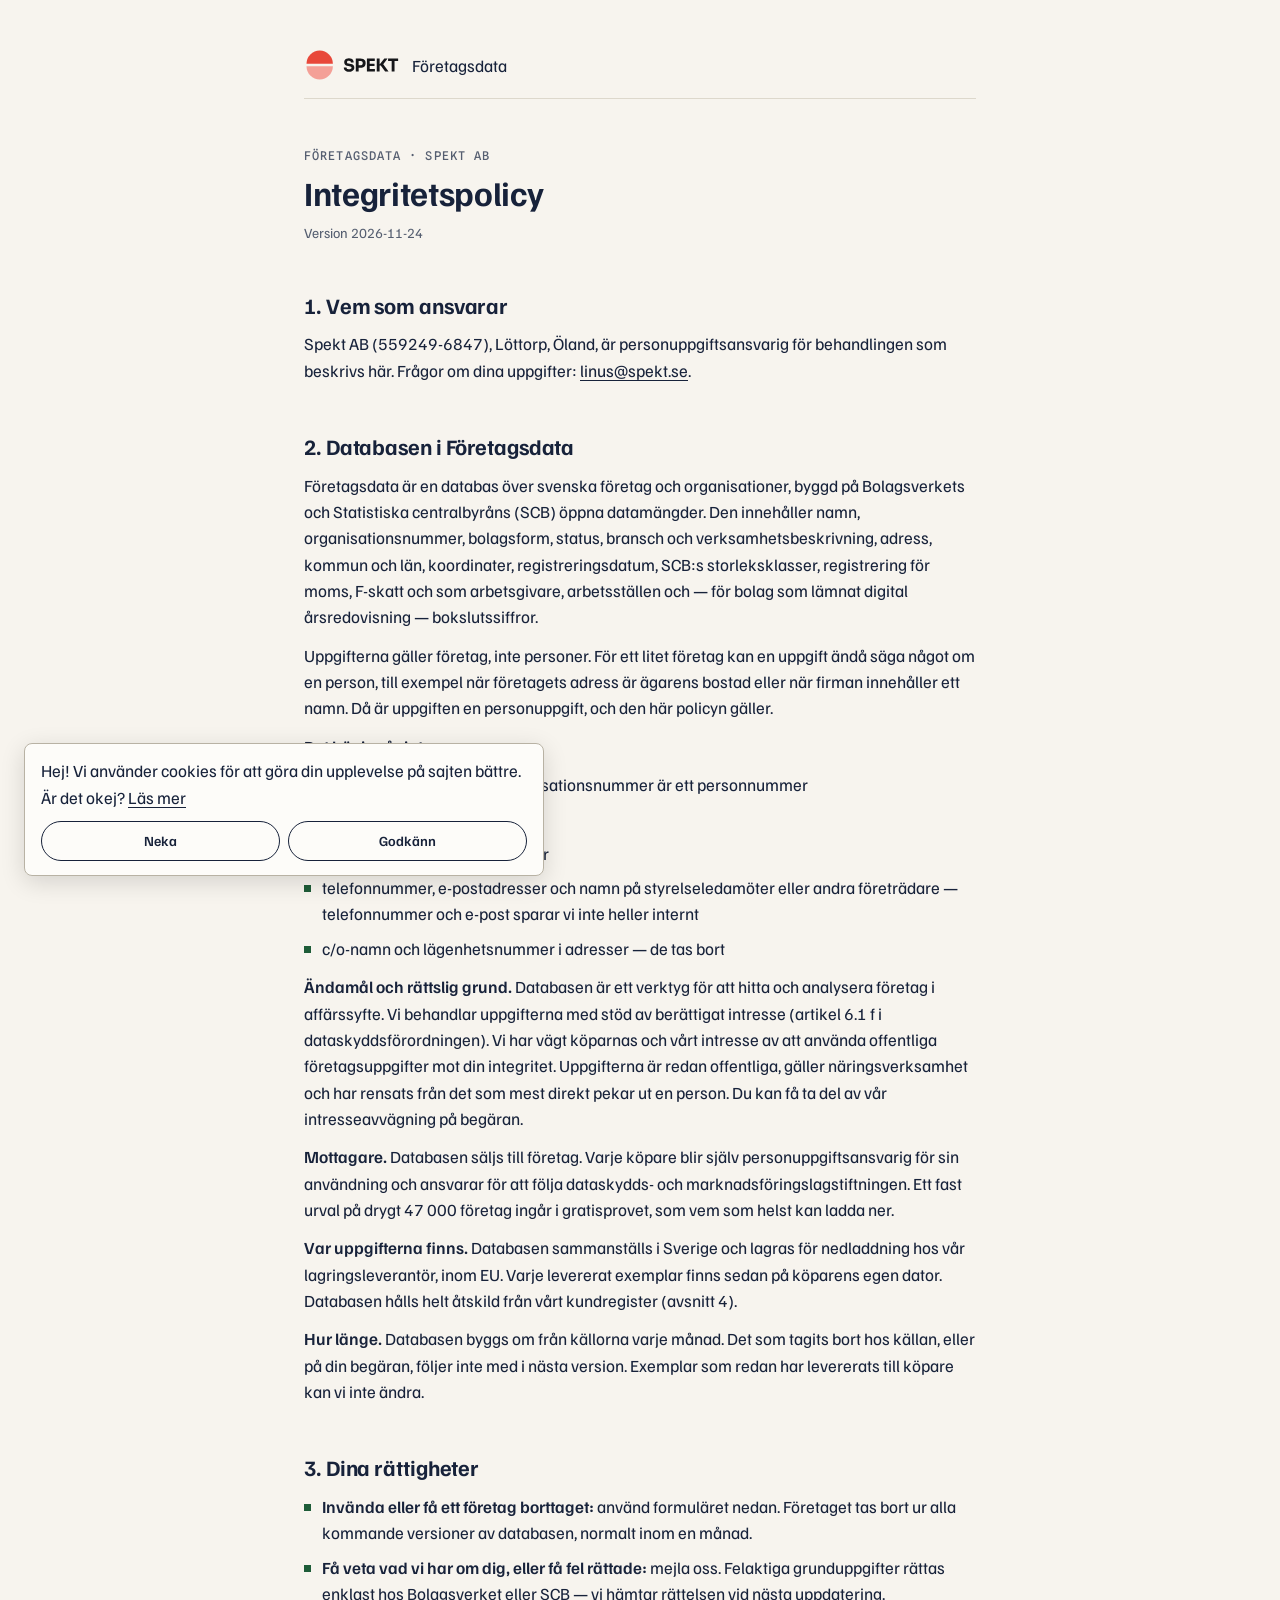
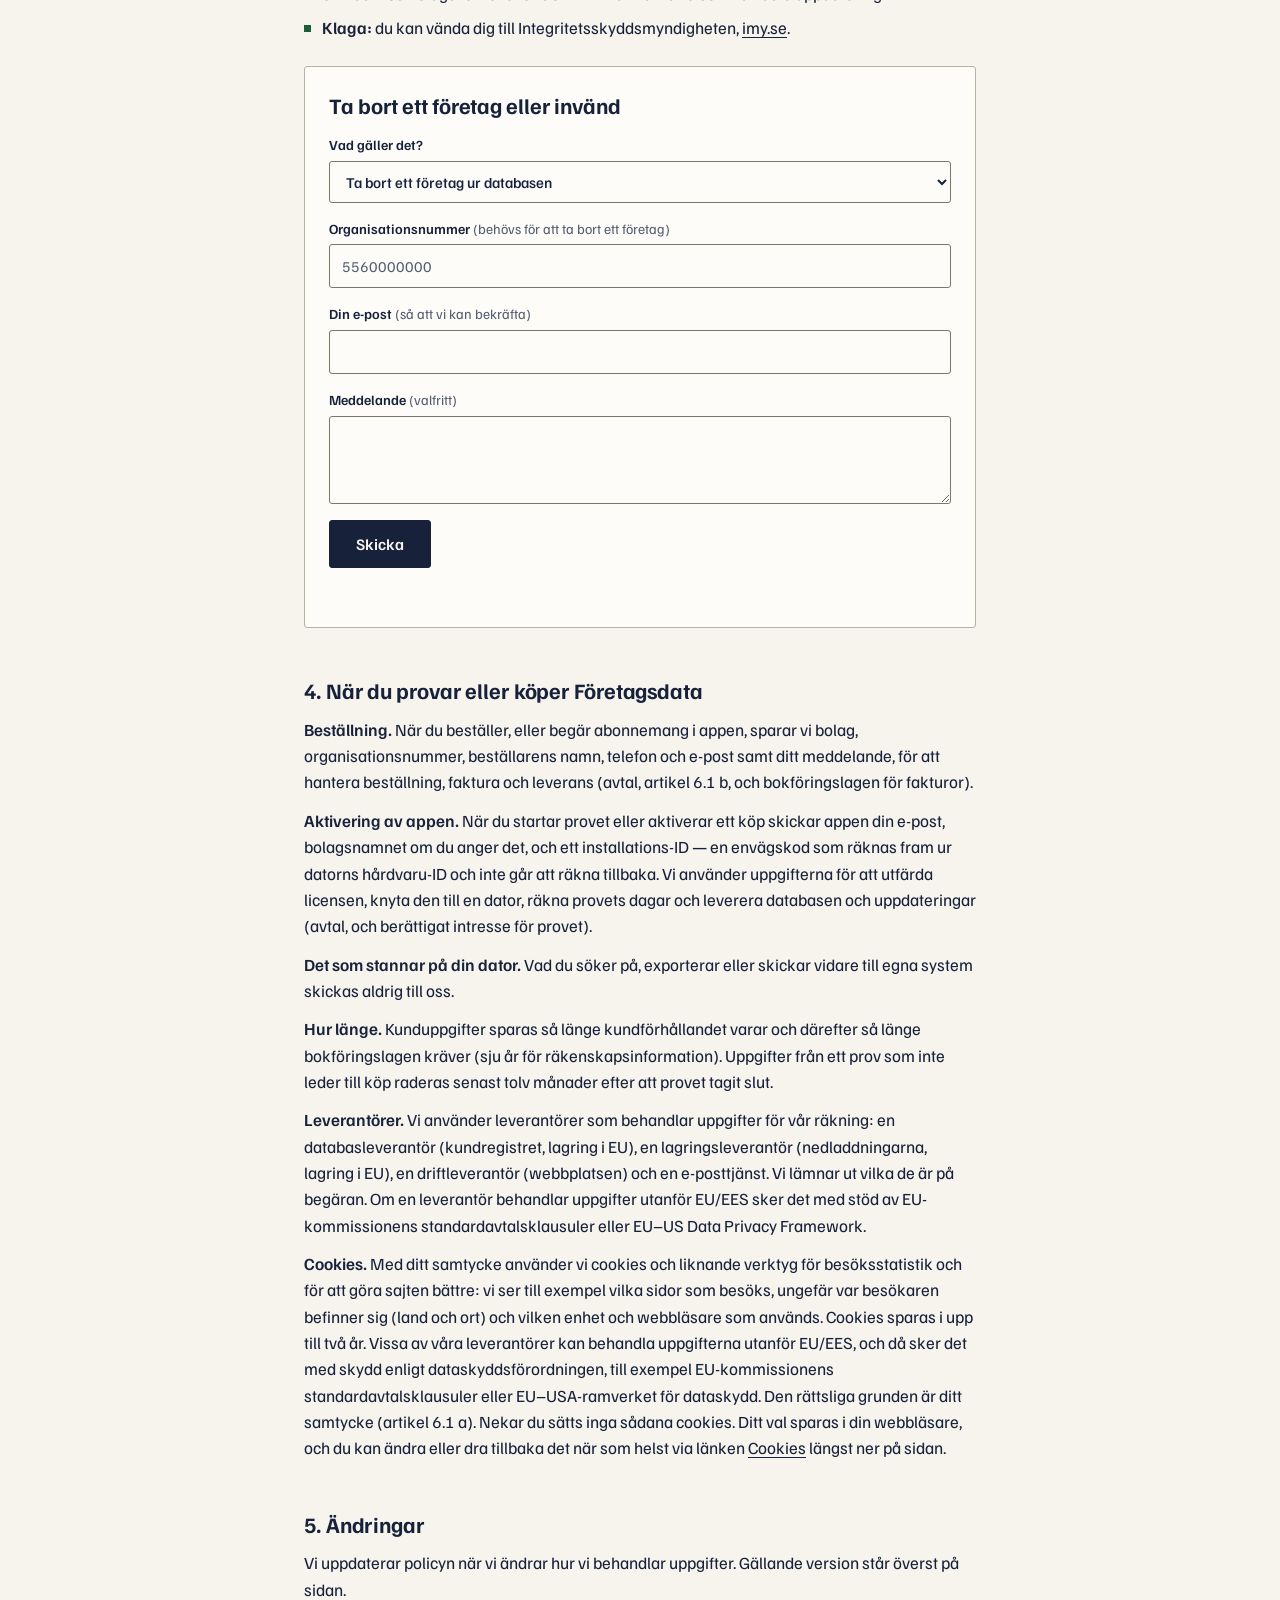
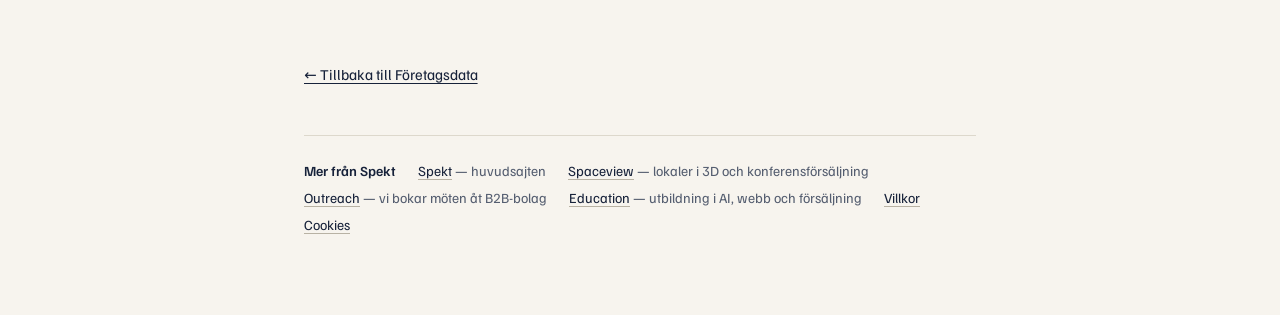
<file: integritet.html>
<!doctype html>
<html lang="sv">
<head>
  <meta charset="utf-8">
  <meta name="viewport" content="width=device-width, initial-scale=1">
  <title>Integritetspolicy — Företagsdata</title>
  <meta name="description" content="Så behandlar Spekt AB personuppgifter i Företagsdata: vad databasen innehåller, vad som utelämnats, dina rättigheter och hur du får ett företag borttaget.">
  <link rel="canonical" href="https://foretagsdata.spekt.se/integritet.html">
  <meta property="og:site_name" content="Företagsdata · Spekt">
  <meta property="og:locale" content="sv_SE">
  <meta property="og:type" content="article">
  <meta property="og:url" content="https://foretagsdata.spekt.se/integritet.html">
  <meta property="og:title" content="Integritetspolicy — Företagsdata">
  <meta property="og:description" content="Så behandlar Spekt AB personuppgifter i Företagsdata: vad databasen innehåller, vad som utelämnats, dina rättigheter och hur du får ett företag borttaget.">
  <meta property="og:image" content="https://foretagsdata.spekt.se/delningsbild.png">
  <meta property="og:image:width" content="1200">
  <meta property="og:image:height" content="630">
  <meta property="og:image:alt" content="Spekt — behovsanpassade lösningar">
  <meta name="twitter:card" content="summary_large_image">
  <meta name="twitter:title" content="Integritetspolicy — Företagsdata">
  <meta name="twitter:description" content="Så behandlar Spekt AB personuppgifter i Företagsdata: vad databasen innehåller, vad som utelämnats, dina rättigheter och hur du får ett företag borttaget.">
  <meta name="twitter:image" content="https://foretagsdata.spekt.se/delningsbild.png">
  <script type="application/ld+json">
  {
    "@context": "https://schema.org",
    "@type": "WebPage",
    "@id": "https://foretagsdata.spekt.se/integritet.html#webpage",
    "url": "https://foretagsdata.spekt.se/integritet.html",
    "name": "Integritetspolicy — Företagsdata",
    "description": "Så behandlar Spekt AB personuppgifter i Företagsdata: vad databasen innehåller, vad som utelämnats, dina rättigheter och hur du får ett företag borttaget.",
    "inLanguage": "sv-SE",
    "dateModified": "2026-11-24",
    "isPartOf": { "@type": "WebSite", "@id": "https://foretagsdata.spekt.se/#website", "url": "https://foretagsdata.spekt.se/", "name": "Företagsdata" },
    "publisher": { "@type": "Organization", "@id": "https://spekt.se/#organisation", "name": "Spekt AB", "url": "https://spekt.se" }
  }
  </script>
  <link rel="icon" href="/favicon.svg" type="image/svg+xml">
  <link rel="stylesheet" href="/tokens.css">
  <link rel="stylesheet" href="/dokument.css">
</head>
<body><div class="yta">
  <header class="topp">
    <a class="logga" href="/" aria-label="Spekt Företagsdata, till startsidan">
      <img class="logga__ljus" src="/logga-liggande-ljus.svg" alt="Spekt" width="97" height="34">
      <img class="logga__mork" src="/logga-liggande.svg" alt="Spekt" width="111" height="34">
      <span class="logga__namn">Företagsdata</span>
    </a>
  </header>
  <div class="oga">Företagsdata · Spekt AB</div>
  <h1>Integritetspolicy</h1>
  <div class="datum">Version 2026-11-24</div>

  <h2>1. Vem som ansvarar</h2>
  <p>Spekt AB (559249-6847), Löttorp, Öland, är personuppgiftsansvarig för behandlingen som
  beskrivs här. Frågor om dina uppgifter: <a href="mailto:linus@spekt.se">linus@spekt.se</a>.</p>

  <h2>2. Databasen i Företagsdata</h2>
  <p>Företagsdata är en databas över svenska företag och organisationer, byggd på Bolagsverkets
  och Statistiska centralbyråns (SCB) öppna datamängder. Den innehåller namn, organisationsnummer,
  bolagsform, status, bransch och verksamhetsbeskrivning, adress, kommun och län, koordinater,
  registreringsdatum, SCB:s storleksklasser, registrering för moms, F-skatt och som arbetsgivare,
  arbetsställen och — för bolag som lämnat digital årsredovisning — bokslutssiffror.</p>
  <p>Uppgifterna gäller företag, inte personer. För ett litet företag kan en uppgift ändå säga
  något om en person, till exempel när företagets adress är ägarens bostad eller när firman
  innehåller ett namn. Då är uppgiften en personuppgift, och den här policyn gäller.</p>
  <p><b>Det här ingår inte:</b></p>
  <ul>
    <li>enskilda firmor — deras organisationsnummer är ett personnummer</li>
    <li>företag som har reklamspärr</li>
    <li>enkla bolag och familjestiftelser</li>
    <li>telefonnummer, e-postadresser och namn på styrelseledamöter eller andra företrädare — telefonnummer
    och e-post sparar vi inte heller internt</li>
    <li>c/o-namn och lägenhetsnummer i adresser — de tas bort</li>
  </ul>
  <p><b>Ändamål och rättslig grund.</b> Databasen är ett verktyg för att hitta och analysera
  företag i affärssyfte. Vi behandlar uppgifterna med stöd av berättigat intresse
  (artikel 6.1 f i dataskyddsförordningen). Vi har vägt köparnas och vårt intresse av att
  använda offentliga företagsuppgifter mot din integritet. Uppgifterna är redan offentliga,
  gäller näringsverksamhet och har rensats från det som mest direkt pekar ut en person. Du kan få ta del
  av vår intresseavvägning på begäran.</p>
  <p><b>Mottagare.</b> Databasen säljs till företag. Varje köpare blir själv
  personuppgiftsansvarig för sin användning och ansvarar för att följa dataskydds- och
  marknadsföringslagstiftningen. Ett fast urval på drygt 47 000 företag ingår i gratisprovet,
  som vem som helst kan ladda ner.</p>
  <p><b>Var uppgifterna finns.</b> Databasen sammanställs i Sverige och lagras för nedladdning hos
  vår lagringsleverantör, inom EU. Varje levererat exemplar finns sedan på köparens egen dator. Databasen hålls
  helt åtskild från vårt kundregister (avsnitt 4).</p>
  <p><b>Hur länge.</b> Databasen byggs om från källorna varje månad. Det som tagits bort hos
  källan, eller på din begäran, följer inte med i nästa version. Exemplar som redan har
  levererats till köpare kan vi inte ändra.</p>

  <h2>3. Dina rättigheter</h2>
  <ul>
    <li><b>Invända eller få ett företag borttaget:</b> använd formuläret nedan. Företaget tas bort
    ur alla kommande versioner av databasen, normalt inom en månad.</li>
    <li><b>Få veta vad vi har om dig, eller få fel rättade:</b> mejla oss. Felaktiga grunduppgifter
    rättas enklast hos Bolagsverket eller SCB — vi hämtar rättelsen vid nästa uppdatering.</li>
    <li><b>Klaga:</b> du kan vända dig till Integritetsskyddsmyndigheten,
    <a href="https://www.imy.se">imy.se</a>.</li>
  </ul>

  <div class="kort" id="borttagning">
    <h2 style="margin-top:0">Ta bort ett företag eller invänd</h2>
    <form id="form" novalidate>
      <label>Vad gäller det?
        <select name="arende">
          <option value="ta_bort">Ta bort ett företag ur databasen</option>
          <option value="invandning">Jag invänder mot att ni behandlar uppgifter om mig</option>
          <option value="fraga">Jag vill veta vad ni har om mig</option>
        </select>
      </label>
      <label><span>Organisationsnummer <span class="valfritt">(behövs för att ta bort ett företag)</span></span>
        <input name="orgnr" inputmode="numeric" maxlength="13" placeholder="5560000000" autocomplete="off" />
      </label>
      <label><span>Din e-post <span class="valfritt">(så att vi kan bekräfta)</span></span>
        <input name="epost" type="email" maxlength="200" autocomplete="email" />
      </label>
      <label><span>Meddelande <span class="valfritt">(valfritt)</span></span>
        <textarea name="meddelande" rows="3" maxlength="2000"></textarea>
      </label>
      <input class="honung" name="honung" tabindex="-1" autocomplete="off" aria-hidden="true" />
      <button type="submit" id="skicka">Skicka</button>
      <p id="svar" role="status"></p>
    </form>
  </div>

  <h2>4. När du provar eller köper Företagsdata</h2>
  <p><b>Beställning.</b> När du beställer, eller begär abonnemang i appen, sparar vi bolag,
  organisationsnummer, beställarens namn, telefon och e-post samt ditt meddelande, för att hantera
  beställning, faktura och leverans
  (avtal, artikel 6.1 b, och bokföringslagen för fakturor).</p>
  <p><b>Aktivering av appen.</b> När du startar provet eller aktiverar ett köp skickar appen din
  e-post, bolagsnamnet om du anger det, och ett installations-ID — en envägskod som räknas
  fram ur datorns hårdvaru-ID och inte går att räkna tillbaka. Vi använder uppgifterna för att
  utfärda licensen, knyta den till en dator, räkna provets dagar och leverera databasen och
  uppdateringar (avtal, och berättigat intresse för provet).</p>
  <p><b>Det som stannar på din dator.</b> Vad du söker på, exporterar eller skickar vidare till
  egna system skickas aldrig till oss.</p>
  <p><b>Hur länge.</b> Kunduppgifter sparas så länge kundförhållandet varar och därefter så länge
  bokföringslagen kräver (sju år för räkenskapsinformation). Uppgifter från ett prov som inte
  leder till köp raderas senast tolv månader efter att provet tagit slut.</p>
  <p><b>Leverantörer.</b> Vi använder leverantörer som behandlar uppgifter för vår räkning:
  en databasleverantör (kundregistret, lagring i EU), en lagringsleverantör (nedladdningarna,
  lagring i EU), en driftleverantör (webbplatsen) och en e-posttjänst. Vi lämnar ut vilka de är
  på begäran. Om en leverantör behandlar uppgifter utanför EU/EES sker
  det med stöd av EU-kommissionens standardavtalsklausuler eller EU–US Data Privacy Framework.</p>
  <p id="kakor"><b>Cookies.</b> Med ditt samtycke använder vi cookies och liknande verktyg för besöksstatistik och
  för att göra sajten bättre: vi ser till exempel vilka sidor som besöks, ungefär var besökaren befinner sig (land och
  ort) och vilken enhet och webbläsare som används. Cookies sparas i upp till två år. Vissa av våra leverantörer kan
  behandla uppgifterna utanför EU/EES, och då sker det med skydd enligt dataskyddsförordningen, till exempel
  EU-kommissionens standardavtalsklausuler eller EU–USA-ramverket för dataskydd. Den rättsliga grunden är ditt
  samtycke (artikel 6.1 a). Nekar du sätts inga sådana cookies. Ditt val sparas i din webbläsare, och du kan ändra
  eller dra tillbaka det när som helst via länken <a href="#kakor" data-samtycke>Cookies</a> längst ner på sidan.</p>

  <h2>5. Ändringar</h2>
  <p>Vi uppdaterar policyn när vi ändrar hur vi behandlar uppgifter. Gällande version står
  överst på sidan.</p>

  <a class="tillbaka" href="/">← Tillbaka till Företagsdata</a>

  <footer class="fot">
    <b>Mer från Spekt</b>
    <span><a href="https://spekt.se">Spekt</a> — huvudsajten</span>
    <span><a href="https://www.spaceview.se">Spaceview</a> — lokaler i 3D och konferensförsäljning</span>
    <span><a href="https://outreach.spekt.se">Outreach</a> — vi bokar möten åt B2B-bolag</span>
    <span><a href="https://education.spekt.se">Education</a> — utbildning i AI, webb och försäljning</span>
    <span><a href="/villkor.html">Villkor</a></span>
    <span><a href="/integritet.html#kakor" data-samtycke>Cookies</a></span>
  </footer>
</div>
<script>
  (function () {
    var form = document.getElementById("form");
    var svar = document.getElementById("svar");
    var knapp = document.getElementById("skicka");
    form.addEventListener("submit", function (e) {
      e.preventDefault();
      svar.className = "";
      var data = {
        arende: form.elements.arende.value,
        orgnr: form.elements.orgnr.value.replace(/\D/g, ""),
        epost: form.elements.epost.value.trim(),
        meddelande: form.elements.meddelande.value.trim(),
        honung: form.elements.honung.value
      };
      if (data.arende === "ta_bort" && data.orgnr.length !== 10) {
        svar.textContent = "Ange organisationsnumret — tio siffror."; return;
      }
      if (data.arende !== "ta_bort" && !/^[^\s@]+@[^\s@]+\.[^\s@]+$/.test(data.epost)) {
        svar.textContent = "Ange din e-post så att vi kan svara."; return;
      }
      knapp.disabled = true;
      svar.textContent = "Skickar …";
      fetch("/api/borttagning", {
        method: "POST",
        headers: { "Content-Type": "application/json" },
        body: JSON.stringify(data)
      })
        .then(function (r) { return r.json().then(function (d) { return { ok: r.ok, d: d }; }); })
        .then(function (x) {
          if (x.ok) {
            svar.className = "klart";
            svar.textContent = data.arende === "ta_bort"
              ? "Tack. Företaget tas bort ur nästa version av databasen."
              : "Tack. Vi svarar på mejl.";
            form.reset();
          } else {
            svar.textContent = (x.d && x.d.fel) || "Det gick inte att skicka. Mejla linus@spekt.se.";
          }
        })
        .catch(function () { svar.textContent = "Det gick inte att skicka. Mejla linus@spekt.se."; })
        .then(function () { knapp.disabled = false; });
    });
  })();
</script>
<script src="/samtycke.js" data-integritet="/integritet.html"></script>

</body>
</html>
</file>
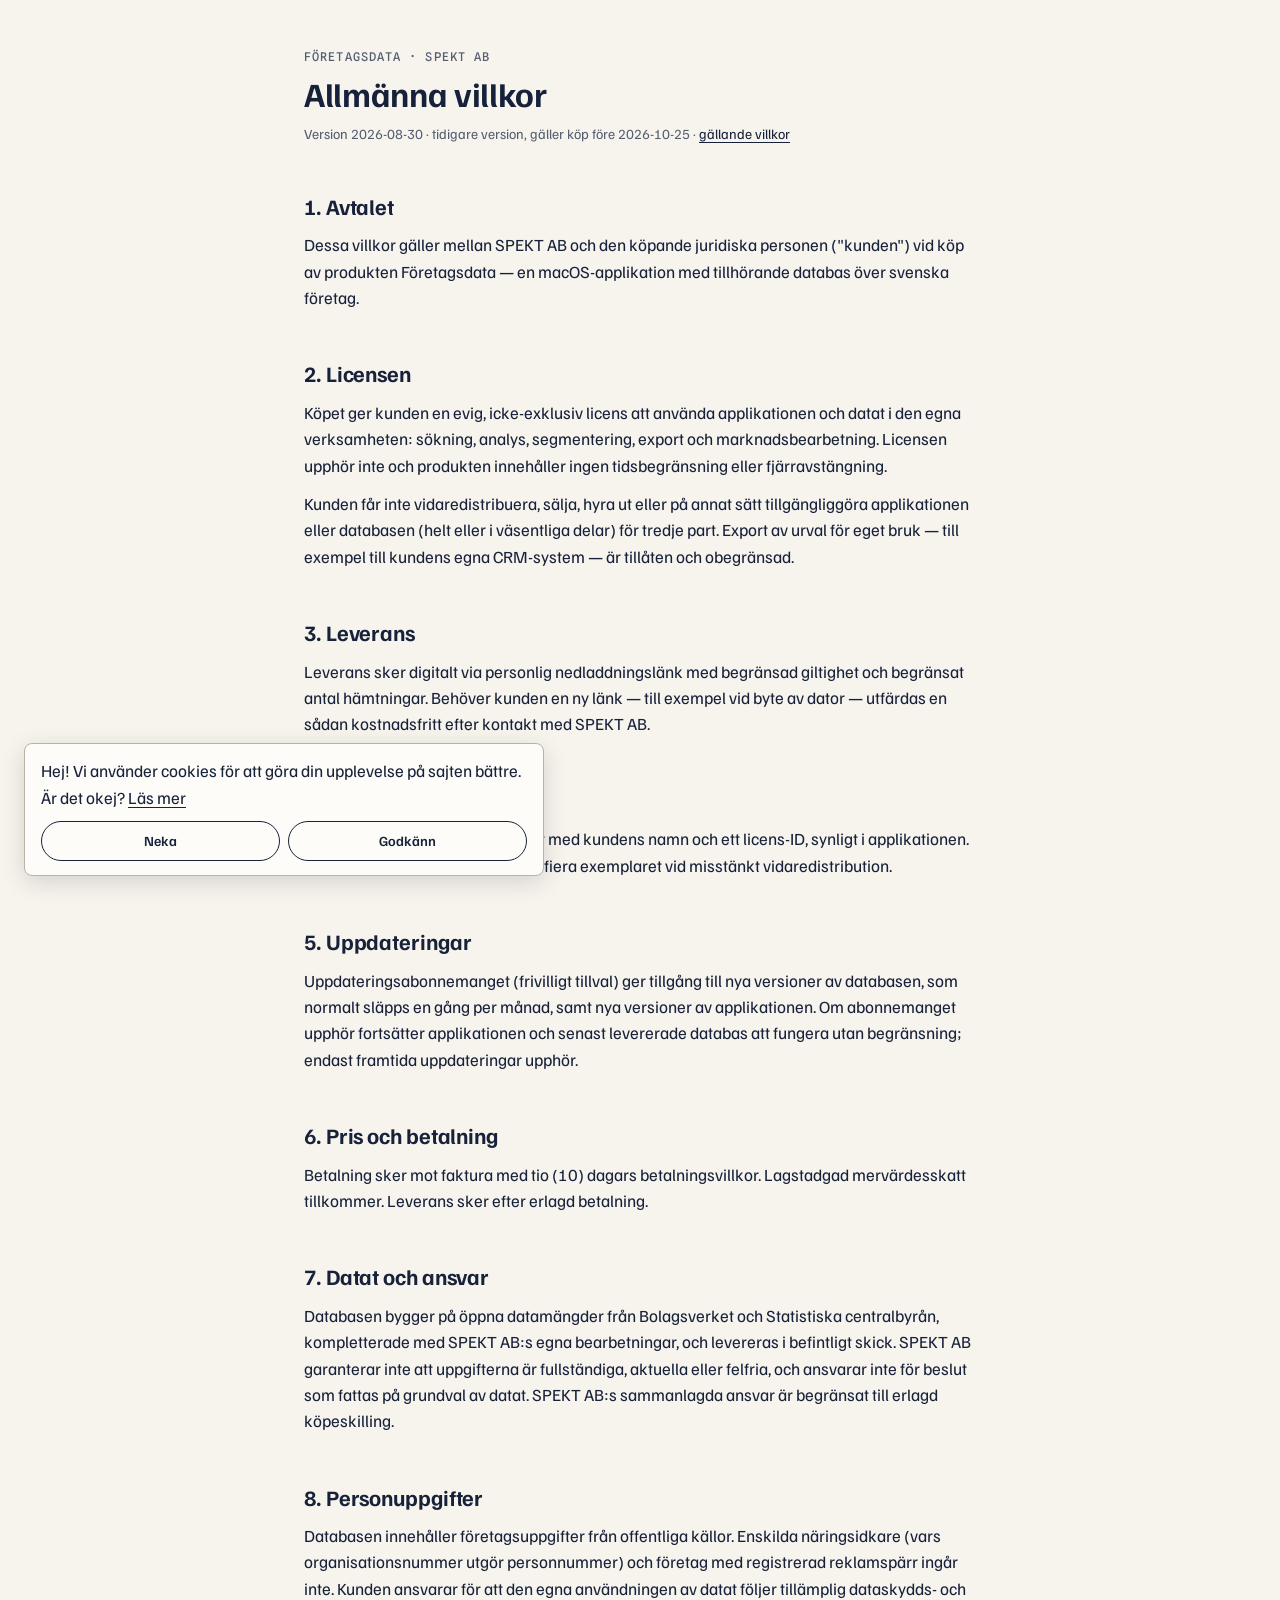
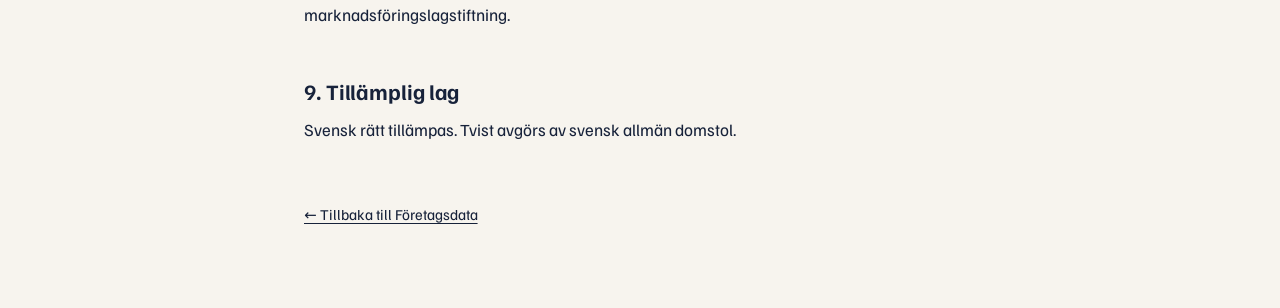
<file: villkor-2026-08-30.html>
<!doctype html>
<html lang="sv">
<head>
  <meta charset="utf-8">
  <meta name="viewport" content="width=device-width, initial-scale=1">
  <title>Villkor 2026-08-30 — Företagsdata</title>
  <meta name="robots" content="noindex">
  <link rel="icon" href="data:image/svg+xml,%3Csvg xmlns='http://www.w3.org/2000/svg' viewBox='0 0 100 100'%3E%3Crect width='100' height='100' rx='14' fill='%2317223A'/%3E%3Crect x='14' y='58' width='72' height='22' fill='%23FFE45C'/%3E%3Ctext x='50' y='47' font-family='Helvetica,Arial,sans-serif' font-size='44' font-weight='700' fill='%23F6F7F4' text-anchor='middle'%3EFd%3C/text%3E%3C/svg%3E">
  <link rel="stylesheet" href="/tokens.css">
  <link rel="stylesheet" href="/dokument.css">
</head>
<body><div class="yta">
  <div class="oga">Företagsdata · SPEKT AB</div>
  <h1>Allmänna villkor</h1>
  <div class="datum">Version 2026-08-30 · tidigare version, gäller köp före 2026-10-25 · <a href="/villkor.html">gällande villkor</a></div>

  <h2>1. Avtalet</h2>
  <p>Dessa villkor gäller mellan SPEKT AB och den köpande juridiska personen ("kunden")
  vid köp av produkten Företagsdata — en macOS-applikation med tillhörande databas över
  svenska företag.</p>

  <h2>2. Licensen</h2>
  <p>Köpet ger kunden en evig, icke-exklusiv licens att använda applikationen och datat
  i den egna verksamheten: sökning, analys, segmentering, export och marknadsbearbetning.
  Licensen upphör inte och produkten innehåller ingen tidsbegränsning eller
  fjärravstängning.</p>
  <p>Kunden får inte vidaredistribuera, sälja, hyra ut eller på annat sätt tillgängliggöra
  applikationen eller databasen (helt eller i väsentliga delar) för tredje part. Export av
  urval för eget bruk — till exempel till kundens egna CRM-system — är tillåten och obegränsad.</p>

  <h2>3. Leverans</h2>
  <p>Leverans sker digitalt via personlig nedladdningslänk med begränsad giltighet och
  begränsat antal hämtningar. Behöver kunden en ny länk — till exempel vid byte av dator —
  utfärdas en sådan kostnadsfritt efter kontakt med SPEKT AB.</p>

  <h2>4. Licensmärkning</h2>
  <p>Varje levererat exemplar är märkt med kundens namn och ett licens-ID, synligt i
  applikationen. Märkningen används för att identifiera exemplaret vid misstänkt
  vidaredistribution.</p>

  <h2>5. Uppdateringar</h2>
  <p>Uppdateringsabonnemanget (frivilligt tillval) ger tillgång till nya versioner av
  databasen, som normalt släpps en gång per månad, samt nya versioner av applikationen.
  Om abonnemanget upphör fortsätter applikationen och senast levererade databas att
  fungera utan begränsning; endast framtida uppdateringar upphör.</p>

  <h2>6. Pris och betalning</h2>
  <p>Betalning sker mot faktura med tio (10) dagars betalningsvillkor. Lagstadgad
  mervärdesskatt tillkommer. Leverans sker efter erlagd betalning.</p>

  <h2>7. Datat och ansvar</h2>
  <p>Databasen bygger på öppna datamängder från Bolagsverket och Statistiska centralbyrån,
  kompletterade med SPEKT AB:s egna bearbetningar, och levereras i befintligt skick.
  SPEKT AB garanterar inte att uppgifterna är fullständiga, aktuella eller felfria, och
  ansvarar inte för beslut som fattas på grundval av datat. SPEKT AB:s sammanlagda ansvar
  är begränsat till erlagd köpeskilling.</p>

  <h2>8. Personuppgifter</h2>
  <p>Databasen innehåller företagsuppgifter från offentliga källor. Enskilda näringsidkare
  (vars organisationsnummer utgör personnummer) och företag med registrerad reklamspärr
  ingår inte. Kunden ansvarar för att den egna användningen av datat följer tillämplig
  dataskydds- och marknadsföringslagstiftning.</p>

  <h2>9. Tillämplig lag</h2>
  <p>Svensk rätt tillämpas. Tvist avgörs av svensk allmän domstol.</p>

  <a class="tillbaka" href="/">← Tillbaka till Företagsdata</a>
</div><script src="/samtycke.js" data-integritet="/integritet.html"></script></body>
</html>
</file>
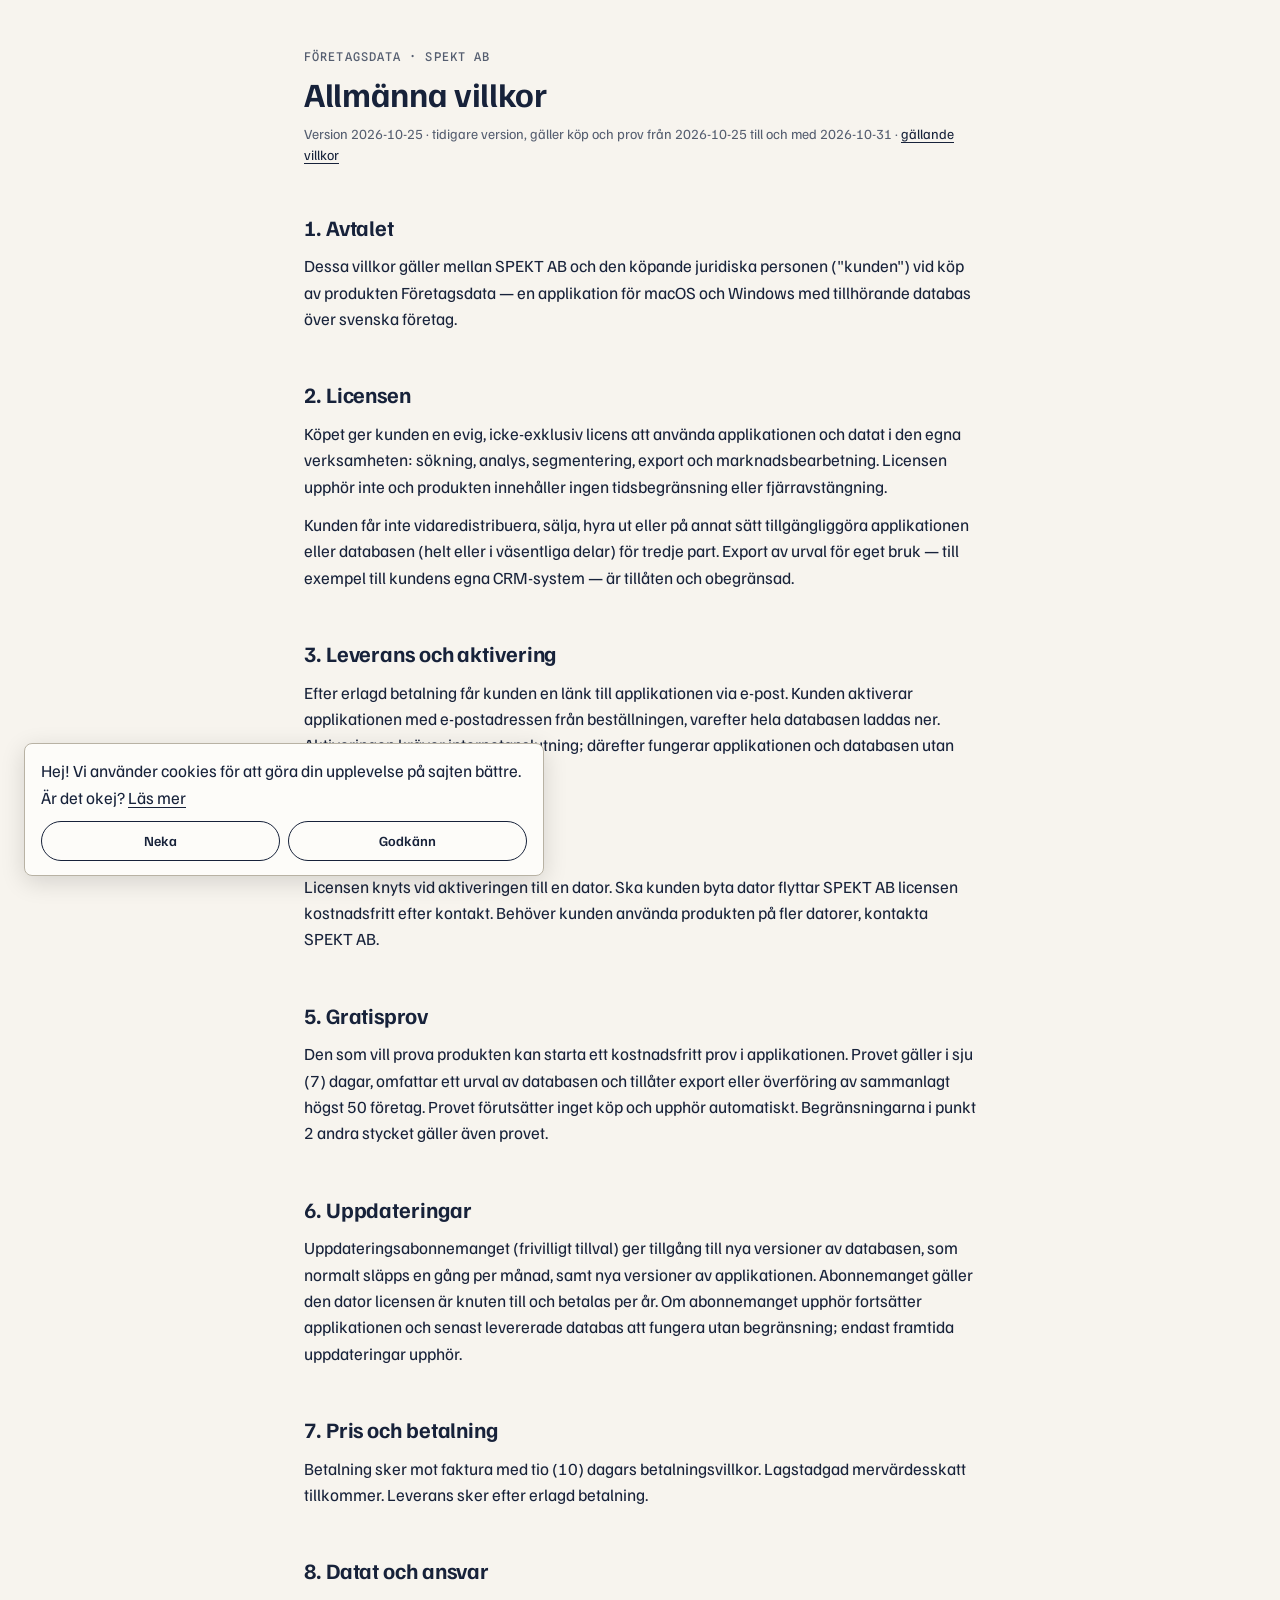
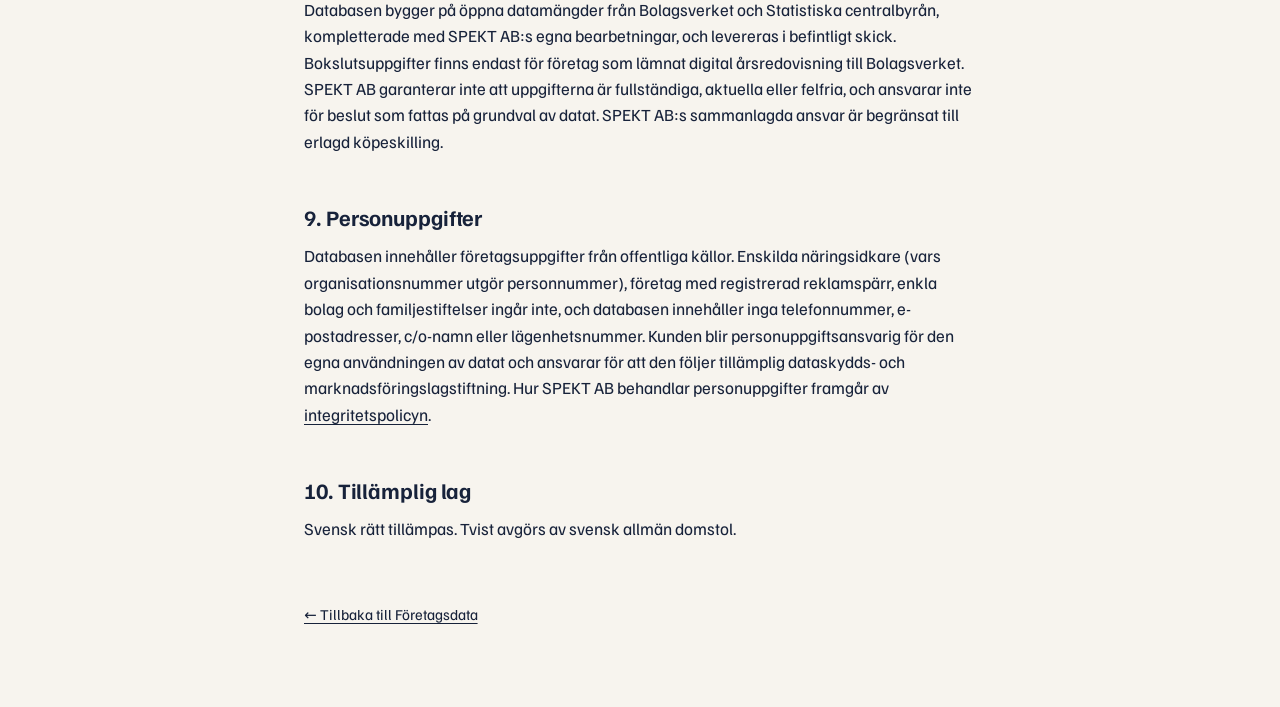
<file: villkor-2026-10-25.html>
<!doctype html>
<html lang="sv">
<head>
  <meta charset="utf-8">
  <meta name="viewport" content="width=device-width, initial-scale=1">
  <title>Villkor 2026-10-25 — Företagsdata</title>
  <meta name="robots" content="noindex">
  <link rel="icon" href="data:image/svg+xml,%3Csvg xmlns='http://www.w3.org/2000/svg' viewBox='0 0 100 100'%3E%3Crect width='100' height='100' rx='14' fill='%2317223A'/%3E%3Crect x='14' y='58' width='72' height='22' fill='%23FFE45C'/%3E%3Ctext x='50' y='47' font-family='Helvetica,Arial,sans-serif' font-size='44' font-weight='700' fill='%23F6F7F4' text-anchor='middle'%3EFd%3C/text%3E%3C/svg%3E">
  <link rel="stylesheet" href="/tokens.css">
  <link rel="stylesheet" href="/dokument.css">
</head>
<body><div class="yta">
  <div class="oga">Företagsdata · SPEKT AB</div>
  <h1>Allmänna villkor</h1>
  <div class="datum">Version 2026-10-25 · tidigare version, gäller köp och prov från 2026-10-25 till och med
  2026-10-31 · <a href="/villkor.html">gällande villkor</a></div>

  <h2>1. Avtalet</h2>
  <p>Dessa villkor gäller mellan SPEKT AB och den köpande juridiska personen ("kunden")
  vid köp av produkten Företagsdata — en applikation för macOS och Windows med tillhörande
  databas över svenska företag.</p>

  <h2>2. Licensen</h2>
  <p>Köpet ger kunden en evig, icke-exklusiv licens att använda applikationen och datat
  i den egna verksamheten: sökning, analys, segmentering, export och marknadsbearbetning.
  Licensen upphör inte och produkten innehåller ingen tidsbegränsning eller
  fjärravstängning.</p>
  <p>Kunden får inte vidaredistribuera, sälja, hyra ut eller på annat sätt tillgängliggöra
  applikationen eller databasen (helt eller i väsentliga delar) för tredje part. Export av
  urval för eget bruk — till exempel till kundens egna CRM-system — är tillåten och obegränsad.</p>

  <h2>3. Leverans och aktivering</h2>
  <p>Efter erlagd betalning får kunden en länk till applikationen via e-post. Kunden
  aktiverar applikationen med e-postadressen från beställningen, varefter hela databasen
  laddas ner. Aktiveringen kräver internetanslutning; därefter fungerar applikationen och
  databasen utan anslutning.</p>

  <h2>4. En licens per dator</h2>
  <p>Licensen knyts vid aktiveringen till en dator. Ska kunden byta dator flyttar SPEKT AB
  licensen kostnadsfritt efter kontakt. Behöver kunden använda produkten på fler datorer,
  kontakta SPEKT AB.</p>

  <h2>5. Gratisprov</h2>
  <p>Den som vill prova produkten kan starta ett kostnadsfritt prov i applikationen. Provet
  gäller i sju (7) dagar, omfattar ett urval av databasen och tillåter export eller
  överföring av sammanlagt högst 50 företag. Provet förutsätter inget köp och upphör
  automatiskt. Begränsningarna i punkt 2 andra stycket gäller även provet.</p>

  <h2>6. Uppdateringar</h2>
  <p>Uppdateringsabonnemanget (frivilligt tillval) ger tillgång till nya versioner av
  databasen, som normalt släpps en gång per månad, samt nya versioner av applikationen.
  Abonnemanget gäller den dator licensen är knuten till och betalas per år.
  Om abonnemanget upphör fortsätter applikationen och senast levererade databas att
  fungera utan begränsning; endast framtida uppdateringar upphör.</p>

  <h2>7. Pris och betalning</h2>
  <p>Betalning sker mot faktura med tio (10) dagars betalningsvillkor. Lagstadgad
  mervärdesskatt tillkommer. Leverans sker efter erlagd betalning.</p>

  <h2>8. Datat och ansvar</h2>
  <p>Databasen bygger på öppna datamängder från Bolagsverket och Statistiska centralbyrån,
  kompletterade med SPEKT AB:s egna bearbetningar, och levereras i befintligt skick.
  Bokslutsuppgifter finns endast för företag som lämnat digital årsredovisning till
  Bolagsverket. SPEKT AB garanterar inte att uppgifterna är fullständiga, aktuella eller
  felfria, och ansvarar inte för beslut som fattas på grundval av datat. SPEKT AB:s
  sammanlagda ansvar är begränsat till erlagd köpeskilling.</p>

  <h2>9. Personuppgifter</h2>
  <p>Databasen innehåller företagsuppgifter från offentliga källor. Enskilda näringsidkare
  (vars organisationsnummer utgör personnummer), företag med registrerad reklamspärr,
  enkla bolag och familjestiftelser ingår inte, och databasen innehåller inga
  telefonnummer, e-postadresser, c/o-namn eller lägenhetsnummer. Kunden blir
  personuppgiftsansvarig för den egna användningen av datat och ansvarar för att den följer
  tillämplig dataskydds- och marknadsföringslagstiftning. Hur SPEKT AB behandlar
  personuppgifter framgår av <a href="/integritet.html">integritetspolicyn</a>.</p>

  <h2>10. Tillämplig lag</h2>
  <p>Svensk rätt tillämpas. Tvist avgörs av svensk allmän domstol.</p>

  <a class="tillbaka" href="/">← Tillbaka till Företagsdata</a>
</div><script src="/samtycke.js" data-integritet="/integritet.html"></script></body>
</html>
</file>
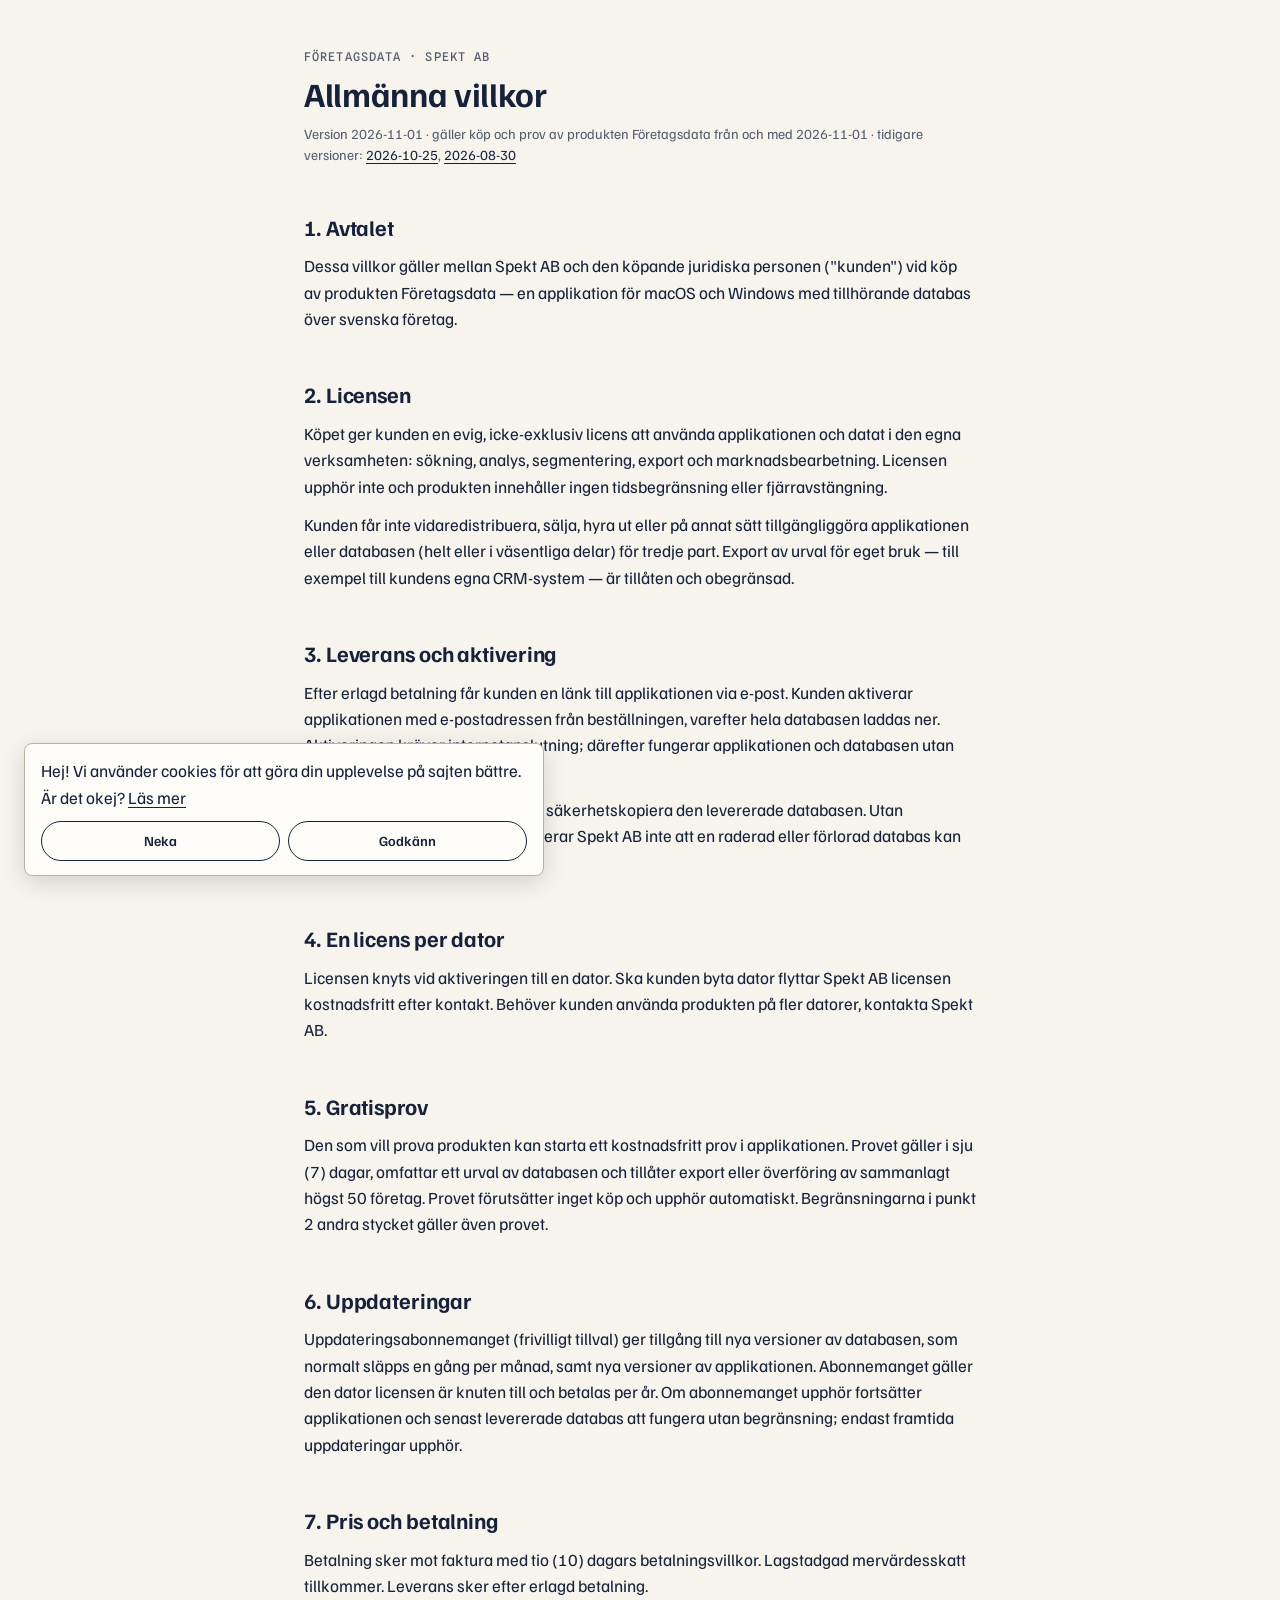
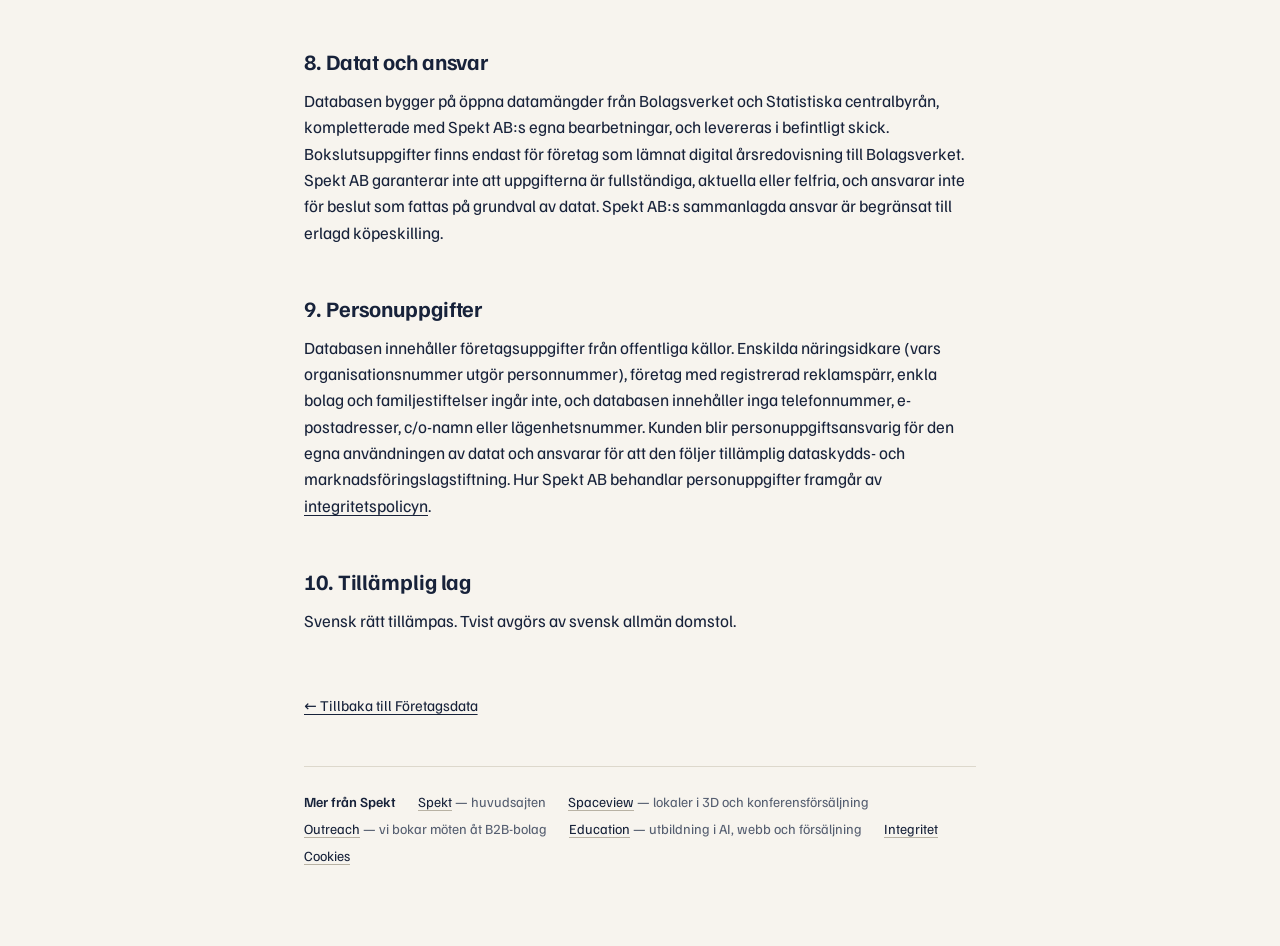
<file: villkor.html>
<!doctype html>
<html lang="sv">
<head>
  <meta charset="utf-8">
  <meta name="viewport" content="width=device-width, initial-scale=1">
  <title>Allmänna villkor — Företagsdata</title>
  <meta name="description" content="Villkoren för köp och prov av Företagsdata: evig licens, en licens per dator, gratisprov i sju dagar, frivilliga uppdateringar och betalning mot faktura.">
  <link rel="canonical" href="https://foretagsdata.spekt.se/villkor.html">
  <meta property="og:site_name" content="Företagsdata · Spekt">
  <meta property="og:locale" content="sv_SE">
  <meta property="og:type" content="article">
  <meta property="og:url" content="https://foretagsdata.spekt.se/villkor.html">
  <meta property="og:title" content="Allmänna villkor — Företagsdata">
  <meta property="og:description" content="Villkoren för köp och prov av Företagsdata: evig licens, en licens per dator, gratisprov i sju dagar, frivilliga uppdateringar och betalning mot faktura.">
  <meta property="og:image" content="https://foretagsdata.spekt.se/delningsbild.png">
  <meta property="og:image:width" content="1200">
  <meta property="og:image:height" content="630">
  <meta property="og:image:alt" content="Spekt — behovsanpassade lösningar">
  <meta name="twitter:card" content="summary_large_image">
  <meta name="twitter:title" content="Allmänna villkor — Företagsdata">
  <meta name="twitter:description" content="Villkoren för köp och prov av Företagsdata: evig licens, en licens per dator, gratisprov i sju dagar, frivilliga uppdateringar och betalning mot faktura.">
  <meta name="twitter:image" content="https://foretagsdata.spekt.se/delningsbild.png">
  <script type="application/ld+json">
  {
    "@context": "https://schema.org",
    "@type": "WebPage",
    "@id": "https://foretagsdata.spekt.se/villkor.html#webpage",
    "url": "https://foretagsdata.spekt.se/villkor.html",
    "name": "Allmänna villkor — Företagsdata",
    "description": "Villkoren för köp och prov av Företagsdata: evig licens, en licens per dator, gratisprov i sju dagar, frivilliga uppdateringar och betalning mot faktura.",
    "inLanguage": "sv-SE",
    "dateModified": "2026-11-01",
    "isPartOf": { "@type": "WebSite", "@id": "https://foretagsdata.spekt.se/#website", "url": "https://foretagsdata.spekt.se/", "name": "Företagsdata" },
    "publisher": { "@type": "Organization", "@id": "https://spekt.se/#organisation", "name": "Spekt AB", "url": "https://spekt.se" }
  }
  </script>
  <link rel="icon" href="/favicon.svg" type="image/svg+xml">
  <link rel="stylesheet" href="/tokens.css">
  <link rel="stylesheet" href="/dokument.css">
</head>
<body><div class="yta">
  <div class="oga">Företagsdata · Spekt AB</div>
  <h1>Allmänna villkor</h1>
  <div class="datum">Version 2026-11-01 · gäller köp och prov av produkten Företagsdata från och med
  2026-11-01 · tidigare versioner: <a href="/villkor-2026-10-25.html">2026-10-25</a>,
  <a href="/villkor-2026-08-30.html">2026-08-30</a></div>

  <h2>1. Avtalet</h2>
  <p>Dessa villkor gäller mellan Spekt AB och den köpande juridiska personen ("kunden")
  vid köp av produkten Företagsdata — en applikation för macOS och Windows med tillhörande
  databas över svenska företag.</p>

  <h2>2. Licensen</h2>
  <p>Köpet ger kunden en evig, icke-exklusiv licens att använda applikationen och datat
  i den egna verksamheten: sökning, analys, segmentering, export och marknadsbearbetning.
  Licensen upphör inte och produkten innehåller ingen tidsbegränsning eller
  fjärravstängning.</p>
  <p>Kunden får inte vidaredistribuera, sälja, hyra ut eller på annat sätt tillgängliggöra
  applikationen eller databasen (helt eller i väsentliga delar) för tredje part. Export av
  urval för eget bruk — till exempel till kundens egna CRM-system — är tillåten och obegränsad.</p>

  <h2>3. Leverans och aktivering</h2>
  <p>Efter erlagd betalning får kunden en länk till applikationen via e-post. Kunden
  aktiverar applikationen med e-postadressen från beställningen, varefter hela databasen
  laddas ner. Aktiveringen kräver internetanslutning; därefter fungerar applikationen och
  databasen utan anslutning.</p>
  <p>Kunden ansvarar för att spara och säkerhetskopiera den levererade databasen. Utan
  uppdateringsabonnemang garanterar Spekt AB inte att en raderad eller förlorad databas kan
  laddas ner på nytt.</p>

  <h2>4. En licens per dator</h2>
  <p>Licensen knyts vid aktiveringen till en dator. Ska kunden byta dator flyttar Spekt AB
  licensen kostnadsfritt efter kontakt. Behöver kunden använda produkten på fler datorer,
  kontakta Spekt AB.</p>

  <h2>5. Gratisprov</h2>
  <p>Den som vill prova produkten kan starta ett kostnadsfritt prov i applikationen. Provet
  gäller i sju (7) dagar, omfattar ett urval av databasen och tillåter export eller
  överföring av sammanlagt högst 50 företag. Provet förutsätter inget köp och upphör
  automatiskt. Begränsningarna i punkt 2 andra stycket gäller även provet.</p>

  <h2>6. Uppdateringar</h2>
  <p>Uppdateringsabonnemanget (frivilligt tillval) ger tillgång till nya versioner av
  databasen, som normalt släpps en gång per månad, samt nya versioner av applikationen.
  Abonnemanget gäller den dator licensen är knuten till och betalas per år.
  Om abonnemanget upphör fortsätter applikationen och senast levererade databas att
  fungera utan begränsning; endast framtida uppdateringar upphör.</p>

  <h2>7. Pris och betalning</h2>
  <p>Betalning sker mot faktura med tio (10) dagars betalningsvillkor. Lagstadgad
  mervärdesskatt tillkommer. Leverans sker efter erlagd betalning.</p>

  <h2>8. Datat och ansvar</h2>
  <p>Databasen bygger på öppna datamängder från Bolagsverket och Statistiska centralbyrån,
  kompletterade med Spekt AB:s egna bearbetningar, och levereras i befintligt skick.
  Bokslutsuppgifter finns endast för företag som lämnat digital årsredovisning till
  Bolagsverket. Spekt AB garanterar inte att uppgifterna är fullständiga, aktuella eller
  felfria, och ansvarar inte för beslut som fattas på grundval av datat. Spekt AB:s
  sammanlagda ansvar är begränsat till erlagd köpeskilling.</p>

  <h2>9. Personuppgifter</h2>
  <p>Databasen innehåller företagsuppgifter från offentliga källor. Enskilda näringsidkare
  (vars organisationsnummer utgör personnummer), företag med registrerad reklamspärr,
  enkla bolag och familjestiftelser ingår inte, och databasen innehåller inga
  telefonnummer, e-postadresser, c/o-namn eller lägenhetsnummer. Kunden blir
  personuppgiftsansvarig för den egna användningen av datat och ansvarar för att den följer
  tillämplig dataskydds- och marknadsföringslagstiftning. Hur Spekt AB behandlar
  personuppgifter framgår av <a href="/integritet.html">integritetspolicyn</a>.</p>

  <h2>10. Tillämplig lag</h2>
  <p>Svensk rätt tillämpas. Tvist avgörs av svensk allmän domstol.</p>

  <a class="tillbaka" href="/">← Tillbaka till Företagsdata</a>

  <footer class="fot">
    <b>Mer från Spekt</b>
    <span><a href="https://spekt.se">Spekt</a> — huvudsajten</span>
    <span><a href="https://www.spaceview.se">Spaceview</a> — lokaler i 3D och konferensförsäljning</span>
    <span><a href="https://outreach.spekt.se">Outreach</a> — vi bokar möten åt B2B-bolag</span>
    <span><a href="https://education.spekt.se">Education</a> — utbildning i AI, webb och försäljning</span>
    <span><a href="/integritet.html">Integritet</a></span>
    <span><a href="/integritet.html#kakor" data-samtycke>Cookies</a></span>
  </footer>
</div><script src="/samtycke.js" data-integritet="/integritet.html"></script></body>
</html>
</file>
<file: tokens.css>
/* Spekt – gemensamt utseende för foretagsdata.spekt.se.
   Typsnitt, färgtokens och grundformer enligt designsystemet Spekt (tokens.json, teman light och dark).
   Används av alla sidor, även de arkiverade villkorsversionerna. Ändra utseendet här, aldrig i deras text. */

@font-face {
  font-family: "Familjen Grotesk";
  font-style: normal;
  font-weight: 400 700;
  font-display: swap;
  src: url("/typsnitt/familjen-grotesk-latin.woff2") format("woff2");
}
@font-face {
  font-family: "Spline Sans Mono";
  font-style: normal;
  font-weight: 300 700;
  font-display: swap;
  src: url("/typsnitt/spline-sans-mono-latin.woff2") format("woff2");
}

/* ---------- tokens: tema light ---------- */
:root {
  color-scheme: light;
  --papper: #F7F4EE;
  --kort: #FDFCF9;
  --yta-tonad: #EFEBE2;
  --text: #17223A;
  --text-svag: #555E70;
  --linje: #DDD8CC;
  --linje-stark: #B8B2A4;
  --kontroll: #7D7767;
  --brand: #17223A;
  --on-brand: #F7F4EE;
  --signal: #E8483A;
  --on-signal: #16171A;
  --markering: #F4A097;
  --on-markering: #17223A;
  --lank: #17223A;
  --fokus: #17223A;
  --aktiv-bg: #DEEFE3;
  --aktiv-text: #1E5C38;
  --fel-bg: #F8E2DA;
  --fel-text: #96321B;

  --bas-blak: #17223A;
  --bas-rod: #E8483A;
  --bas-lax: #F4A097;
  --bas-papper: #F7F4EE;
  --bas-natt: #12161F;

  --font-sans: "Familjen Grotesk", system-ui, sans-serif;
  --font-mono: "Spline Sans Mono", ui-monospace, Menlo, monospace;

  --radius-sm: 3px;
  --radius-full: 999px;

  --space-1: 4px; --space-2: 8px; --space-3: 12px; --space-4: 16px; --space-6: 24px;
  --space-8: 32px; --space-12: 48px; --space-18: 72px; --space-24: 96px;
}

/* ---------- tokens: tema dark (följer systemet, eller data-theme="dark") ---------- */
@media (prefers-color-scheme: dark) {
  :root:not([data-theme="light"]) {
    color-scheme: dark;
    --papper: #12161F;
    --kort: #1A1F2B;
    --yta-tonad: #222836;
    --text: #EDEAE2;
    --text-svag: #A3ABB9;
    --linje: #2A3140;
    --linje-stark: #3B4356;
    --kontroll: #7A8498;
    --brand: #EDEAE2;
    --on-brand: #12161F;
    --signal: #E8483A;
    --on-signal: #16171A;
    --markering: #F4A097;
    --on-markering: #12161F;
    --lank: #EDEAE2;
    --fokus: #F4A097;
    --aktiv-bg: #1C3A29;
    --aktiv-text: #8FD3A8;
    --fel-bg: #46251F;
    --fel-text: #F4AD99;
  }
}
:root[data-theme="dark"] {
  color-scheme: dark;
  --papper: #12161F;
  --kort: #1A1F2B;
  --yta-tonad: #222836;
  --text: #EDEAE2;
  --text-svag: #A3ABB9;
  --linje: #2A3140;
  --linje-stark: #3B4356;
  --kontroll: #7A8498;
  --brand: #EDEAE2;
  --on-brand: #12161F;
  --signal: #E8483A;
  --on-signal: #16171A;
  --markering: #F4A097;
  --on-markering: #12161F;
  --lank: #EDEAE2;
  --fokus: #F4A097;
  --aktiv-bg: #1C3A29;
  --aktiv-text: #8FD3A8;
  --fel-bg: #46251F;
  --fel-text: #F4AD99;
}

/* ---------- grund ---------- */
*, *::before, *::after { box-sizing: border-box; }
html, body { margin: 0; background: var(--papper); color: var(--text); }
body {
  font-family: var(--font-sans);
  font-size: 17px;
  line-height: 1.55;
  -webkit-font-smoothing: antialiased;
  overflow-wrap: break-word;
}
::selection { background: var(--markering); color: var(--on-markering); }
a { color: var(--lank); text-underline-offset: 3px; }
a:focus-visible, button:focus-visible, input:focus-visible, select:focus-visible,
textarea:focus-visible, summary:focus-visible {
  outline: 2px solid var(--fokus); outline-offset: 2px;
}

/* ---------- logotyp: Spekt-logotypen följd av produktnamnet ---------- */
.logga {
  display: inline-flex; align-items: center; gap: .32em;
  font-size: var(--h, 36px); color: var(--text); text-decoration: none;
}
.logga img { display: block; height: 1em; width: auto; }
.logga .logga__mork { display: none; }
@media (prefers-color-scheme: dark) {
  :root:not([data-theme="light"]) .logga .logga__ljus { display: none; }
  :root:not([data-theme="light"]) .logga .logga__mork { display: block; }
}
:root[data-theme="dark"] .logga .logga__ljus { display: none; }
:root[data-theme="dark"] .logga .logga__mork { display: block; }
.logga__namn { font-family: var(--font-sans); font-size: .5em; line-height: 1; font-weight: 400; }

/* ---------- text ---------- */
.etikett, .oga {
  font-family: var(--font-mono); font-size: 12px; line-height: 1.5; font-weight: 500;
  letter-spacing: 1.1px; text-transform: uppercase; color: var(--text-svag);
}
.markering, mark {
  background-color: var(--markering); color: var(--on-markering);
  padding: 0 .12em;
  -webkit-box-decoration-break: clone; box-decoration-break: clone;
}
.siffra, .mono { font-family: var(--font-mono); font-variant-numeric: tabular-nums; }
.siffra { font-size: .94em; }

/* fyrkantiga punkter */
.lista { list-style: none; margin: 0; padding: 0; }
.lista li { position: relative; padding-left: 18px; }
.lista li::before {
  content: ""; position: absolute; left: 0; top: .55em; width: 7px; height: 7px; background: var(--aktiv-text);
}
.lista--neutral li::before { background: var(--text-svag); }

@media (prefers-reduced-motion: reduce) {
  html { scroll-behavior: auto !important; }
  *, *::before, *::after { transition: none !important; }
}
</file>
<file: dokument.css>
/* Spekt – dokumentsidor: integritetspolicyn och villkoren (även arkiverade versioner).
   Laddas efter tokens.css. Bara utseende; texten i sidorna rörs inte härifrån. */

.yta { max-width: 720px; margin: 0 auto; padding: var(--space-12) var(--space-6) 80px; }
@media (max-width: 640px) { .yta { padding: var(--space-8) var(--space-4) 64px; } }

.topp {
  display: flex; align-items: center; justify-content: space-between; gap: var(--space-4);
  padding-bottom: var(--space-4); margin-bottom: var(--space-12); border-bottom: 1px solid var(--linje);
}
.topp .logga { --h: 34px; }

h1 {
  font-size: 34px; line-height: 1.2; font-weight: 700; letter-spacing: -0.34px;
  margin: var(--space-2) 0 var(--space-2); text-wrap: balance;
}
.datum { font-size: 14px; line-height: 1.5; color: var(--text-svag); margin-bottom: var(--space-12); }
h2 { font-size: 22px; line-height: 1.3; font-weight: 700; letter-spacing: -0.1px; margin: var(--space-12) 0 var(--space-3); }
p, li { color: var(--text); font-size: 17px; line-height: 1.55; }
p { margin: var(--space-3) 0; }
ul { list-style: none; margin: var(--space-3) 0; padding: 0; }
ul li { position: relative; padding-left: 18px; margin-top: var(--space-2); }
ul li::before {
  content: ""; position: absolute; left: 0; top: .6em; width: 7px; height: 7px; background: var(--aktiv-text);
}
b { font-weight: 600; }

/* kort med formuläret för borttagning */
.kort {
  background: var(--kort); border: 1px solid var(--linje-stark); border-radius: var(--radius-sm);
  padding: var(--space-6); margin-top: var(--space-6);
}
.kort h2 { margin-top: 0; }
form { display: grid; gap: var(--space-4); margin-top: var(--space-4); }
label { display: grid; gap: 6px; font-size: 14px; line-height: 1.4; font-weight: 600; color: var(--text); }
.valfritt { font-weight: 400; color: var(--text-svag); }
input, select, textarea {
  font-family: var(--font-sans); font-size: 15px; line-height: 22px; font-weight: 500; color: var(--text);
  background: var(--kort); border: 1px solid var(--kontroll); border-radius: var(--radius-sm);
  padding: 10px 12px; width: 100%; max-width: 100%;
}
input::placeholder, textarea::placeholder { color: var(--text-svag); font-weight: 400; }
.honung { position: absolute; left: -5000px; width: 1px; height: 1px; opacity: 0; }
button {
  justify-self: start; font-family: var(--font-sans); font-size: 16px; line-height: 22px; font-weight: 600;
  background: var(--brand); color: var(--on-brand); border: 1px solid var(--brand);
  border-radius: var(--radius-sm); padding: 12px 26px; cursor: pointer; transition: transform .12s ease;
}
button:hover { transform: translateY(-1px); }
button:disabled { background: var(--yta-tonad); color: var(--text-svag); border-color: var(--linje-stark); cursor: not-allowed; transform: none; }
#svar { font-size: 14px; min-height: 1.4em; margin: 0; color: var(--text-svag); }
#svar.klart { font-weight: 600; color: var(--aktiv-text); }

.tillbaka { display: inline-block; margin-top: var(--space-12); font-size: 15px; }

footer.fot {
  border-top: 1px solid var(--linje); margin-top: var(--space-12); padding-top: var(--space-6);
  font-size: 14px; line-height: 1.5; color: var(--text-svag);
  display: flex; flex-wrap: wrap; gap: 6px 22px; align-items: baseline;
}
footer.fot b { font-weight: 600; color: var(--text); }
footer.fot a { color: var(--text); text-decoration: none; border-bottom: 1px solid var(--linje-stark); }
footer.fot a:hover { border-color: var(--text); }
</file>
